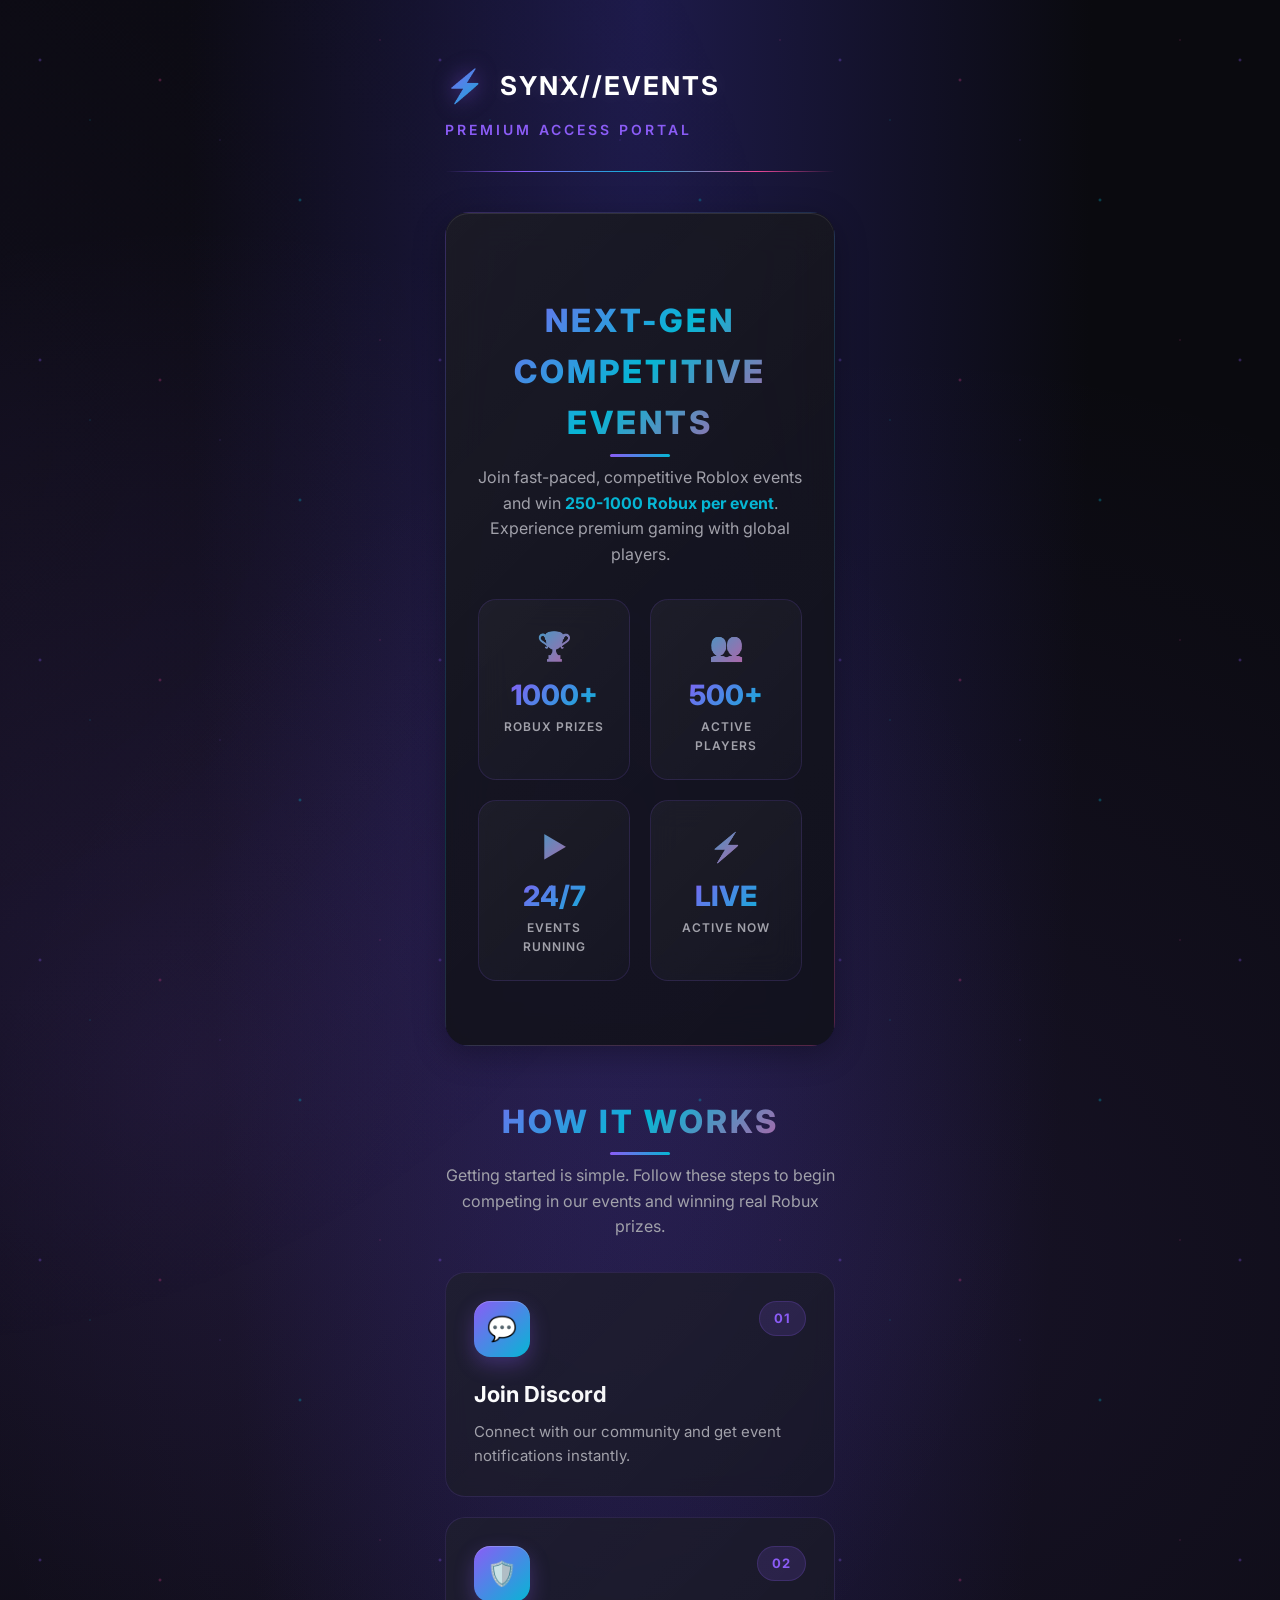
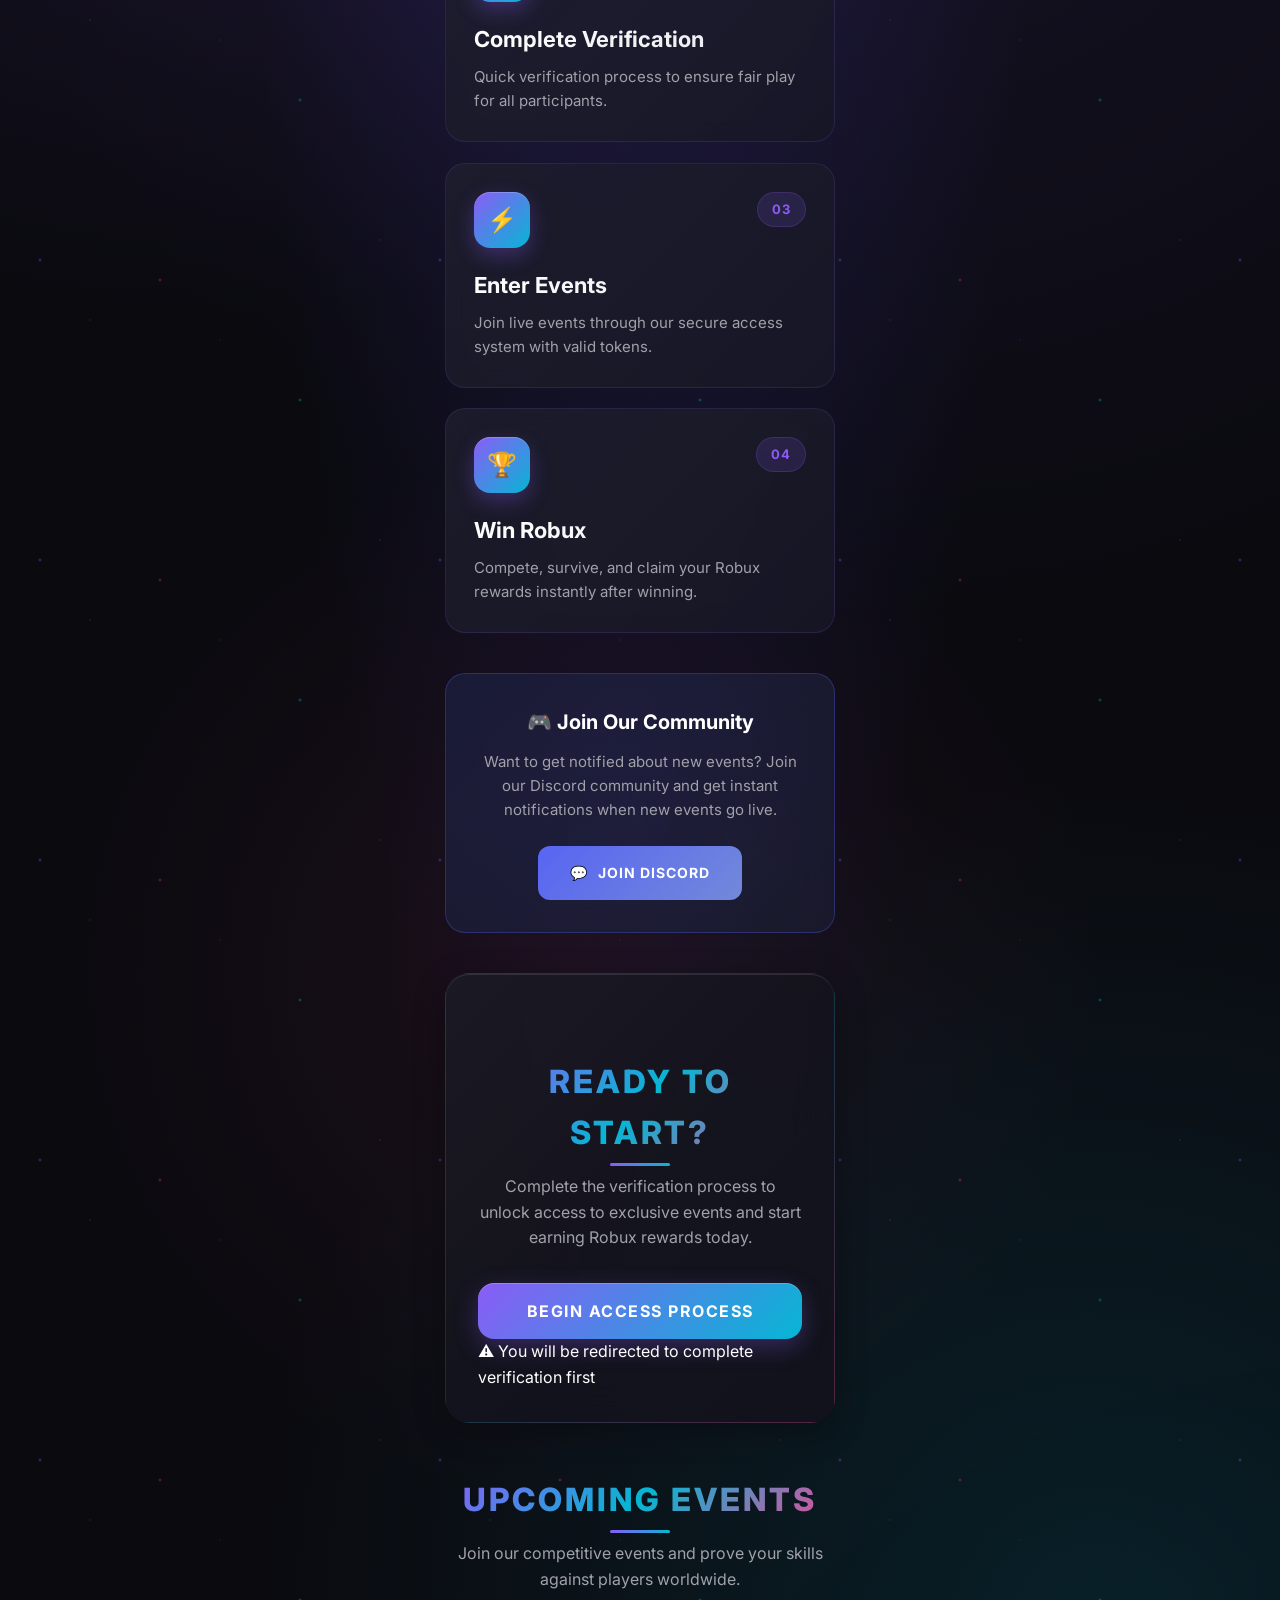
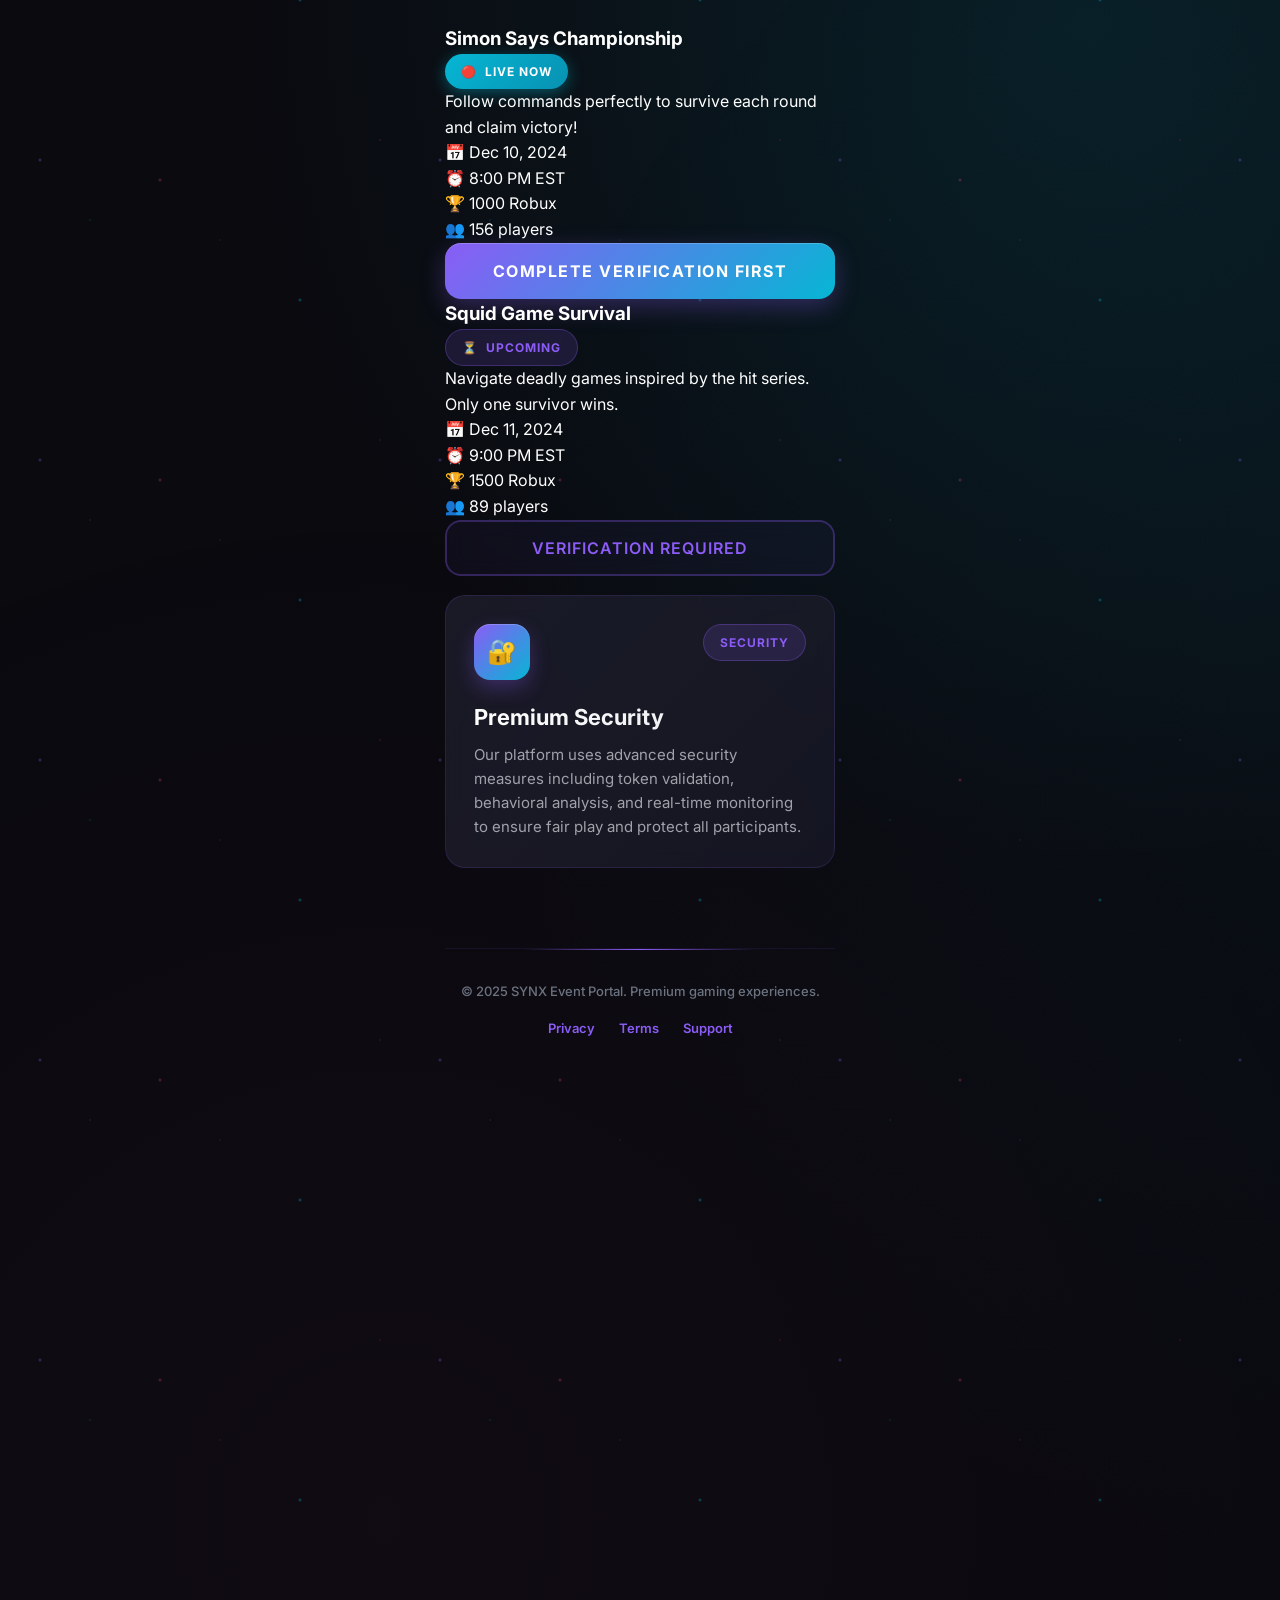
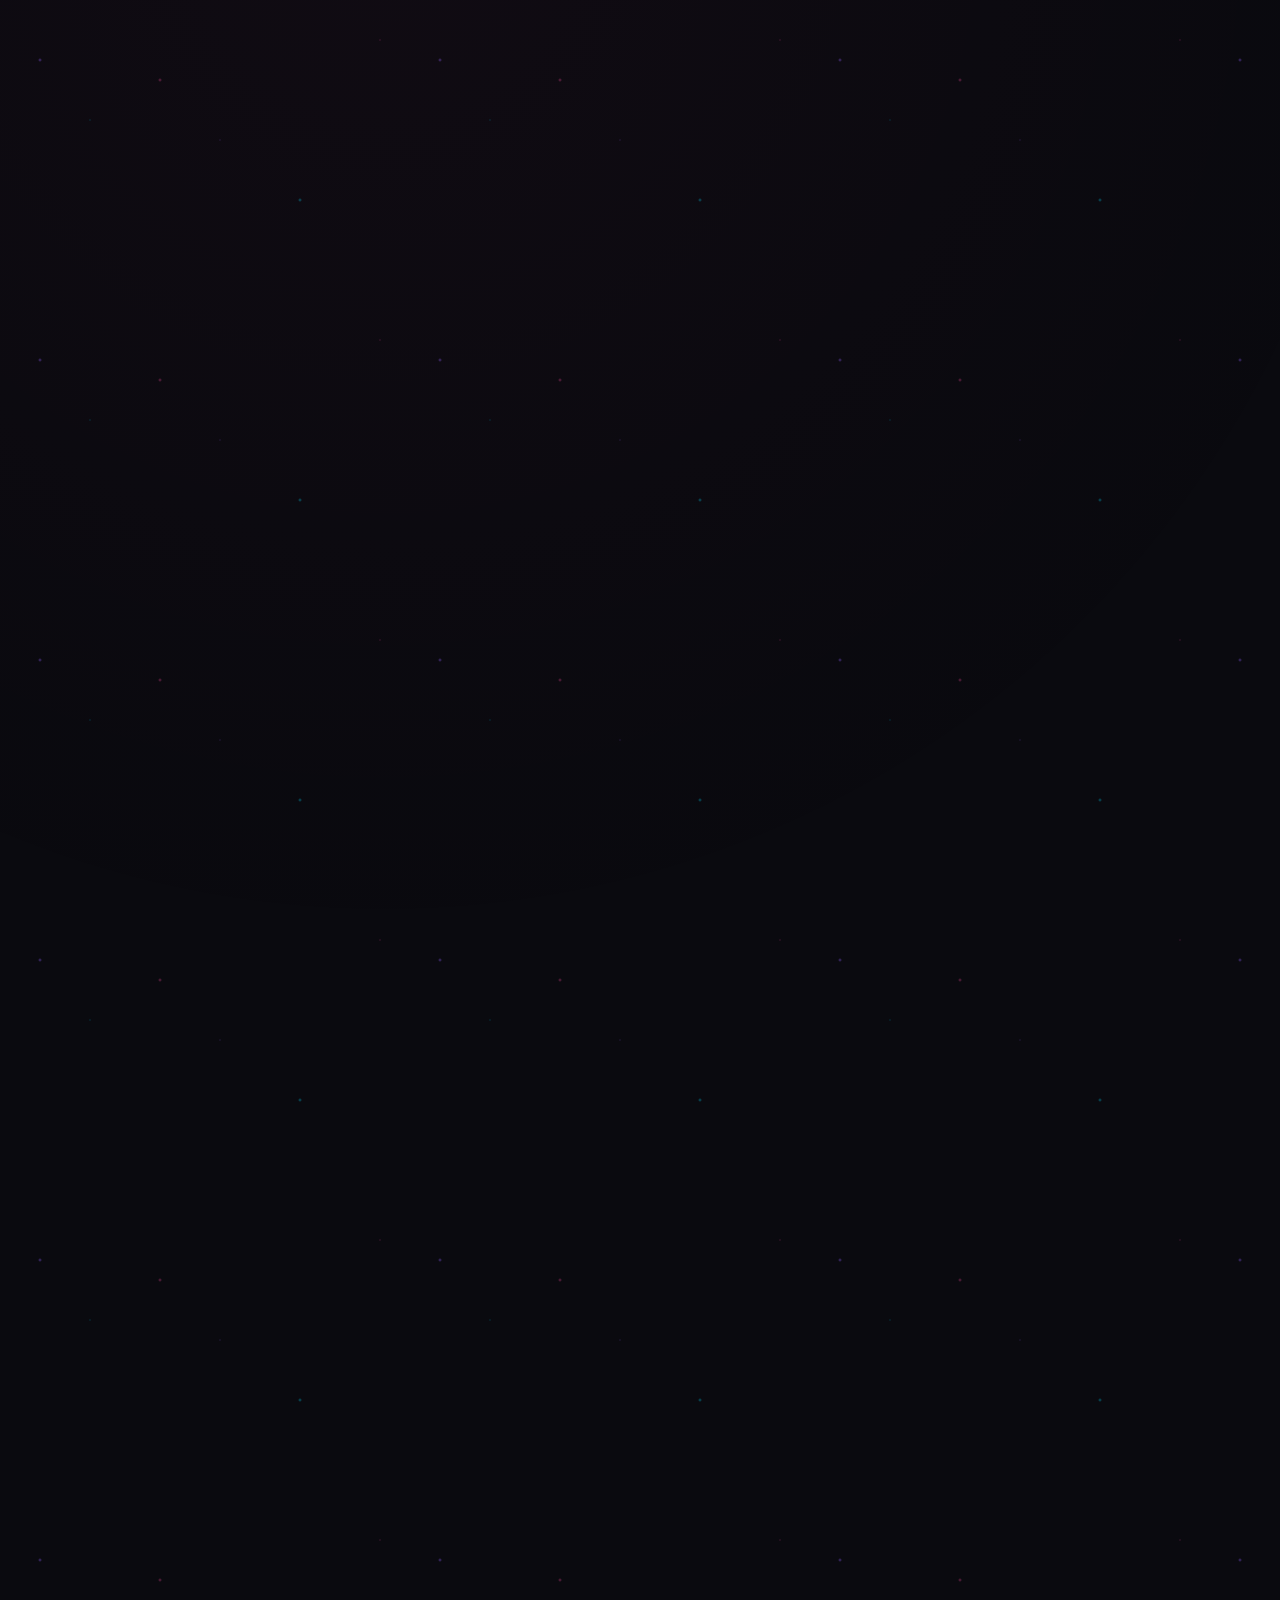
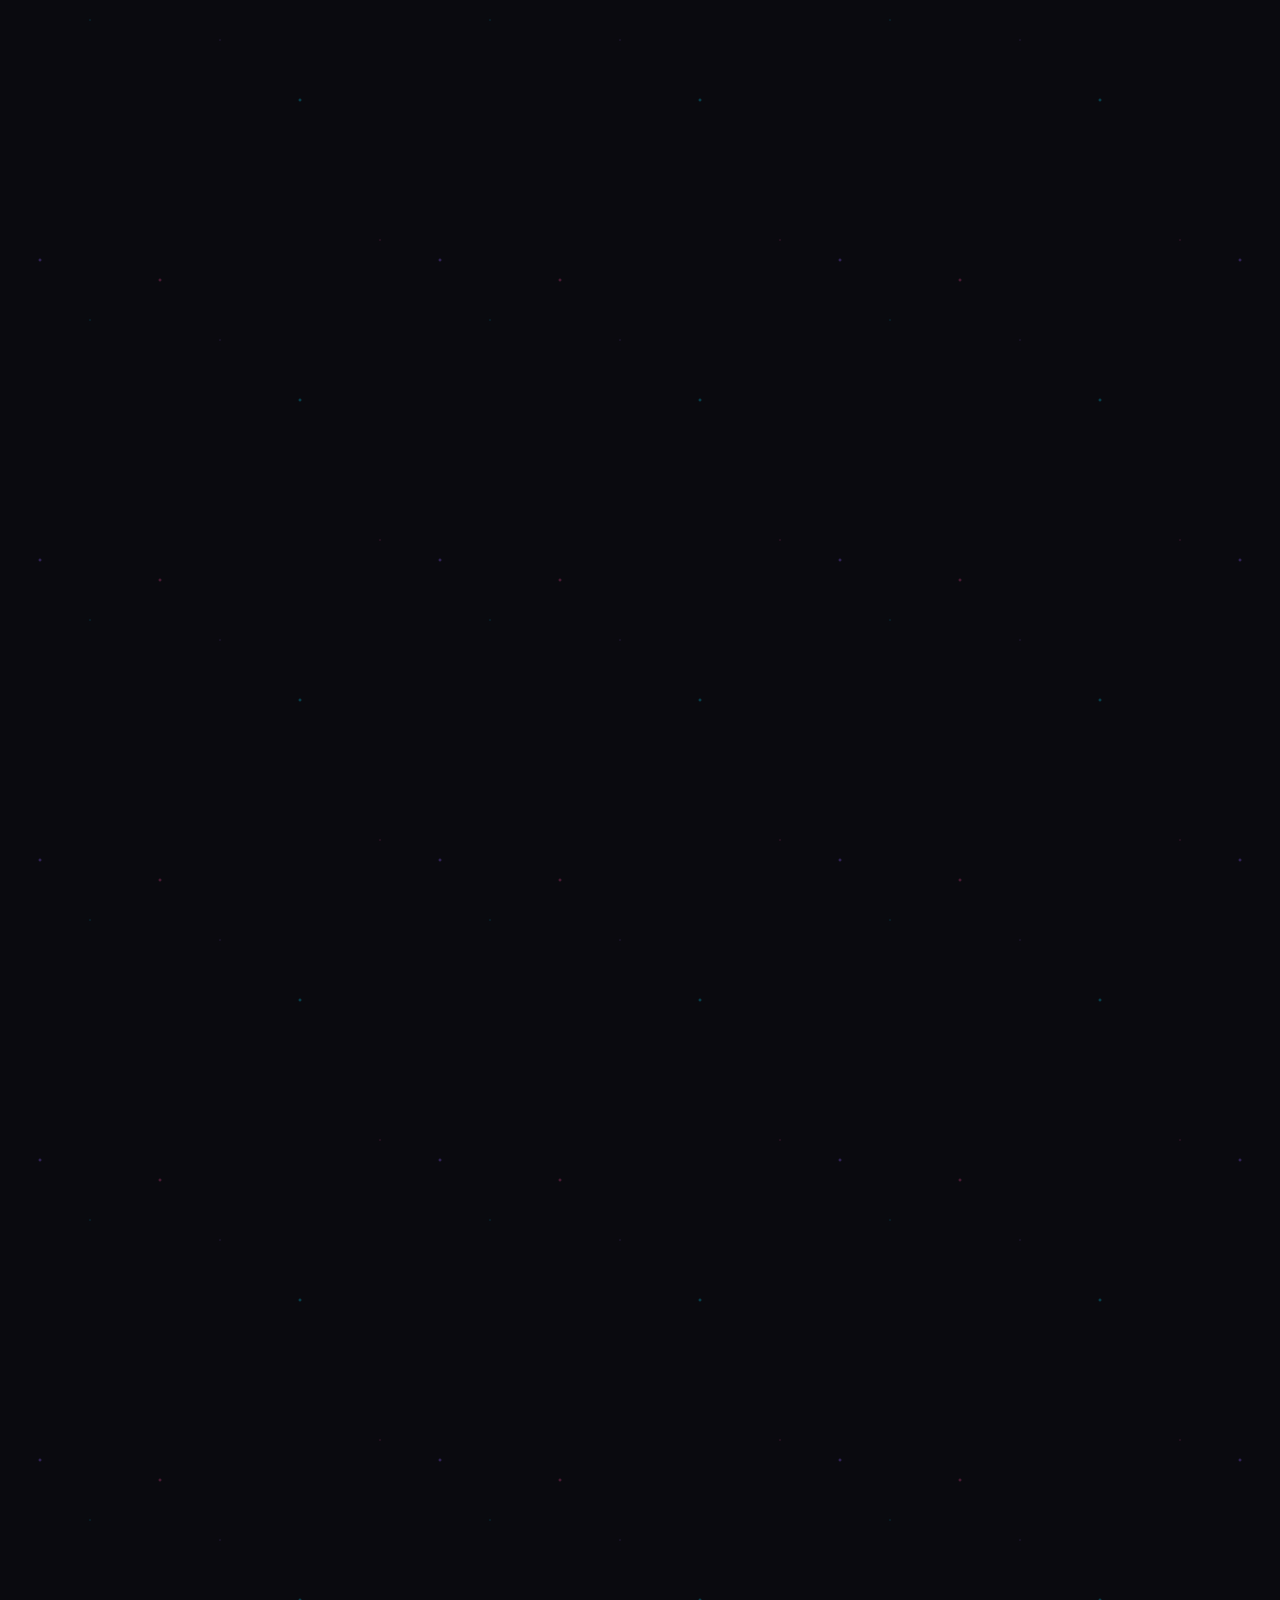
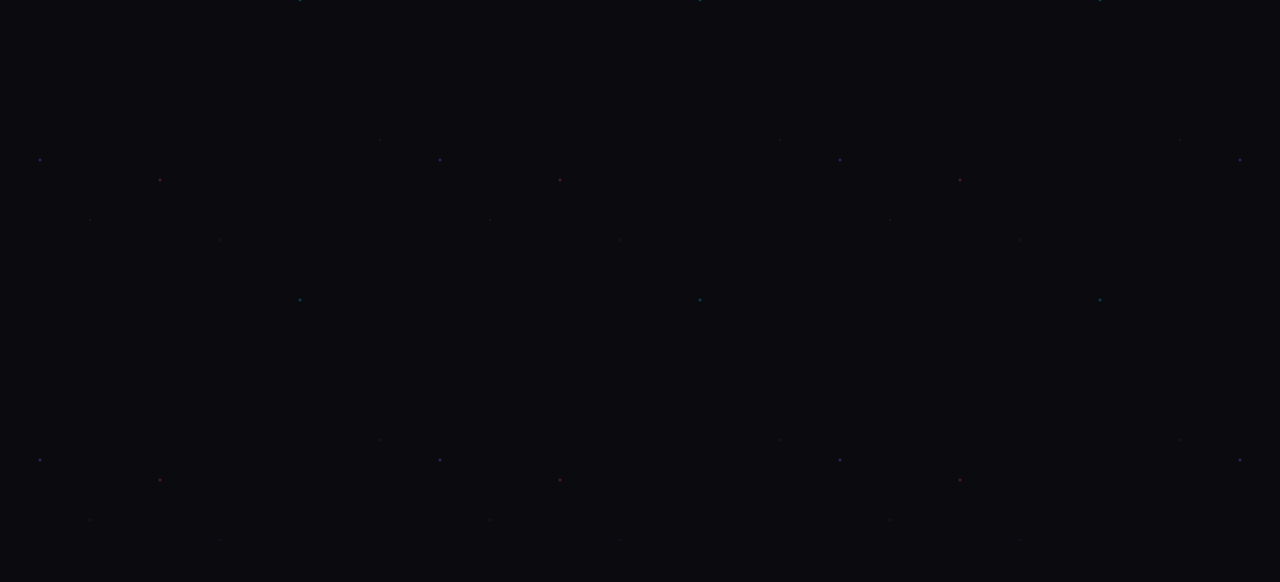
<file: index.html>
<!DOCTYPE html>
<html lang="en">
<head>
    <meta charset="UTF-8">
    <meta name="viewport" content="width=device-width, initial-scale=1.0">
    <title>SYNX//EVENTS - Premium Access Portal</title>
    <link rel="stylesheet" href="style.css">
    <link rel="preconnect" href="https://fonts.googleapis.com">
    <link rel="preconnect" href="https://fonts.gstatic.com" crossorigin>
    <link href="https://fonts.googleapis.com/css2?family=Inter:wght@300;400;500;600;700;800;900&display=swap" rel="stylesheet">
    <meta name="description" content="Premium Roblox event access portal with exclusive rewards">
    <meta name="robots" content="noindex, nofollow">
</head>
<body>
    <div class="starfield"></div>
    
    <div class="container">
        <header class="header">
            <div class="logo">
                <h1 class="title">SYNX//EVENTS</h1>
            </div>
            <div class="subtitle">Premium Access Portal</div>
        </header>

        <main class="main-content">
            <div class="access-card">
                <div class="section-header">
                    <h2 class="section-title">Next-Gen Competitive Events</h2>
                    <p class="section-description">
                        Join fast-paced, competitive Roblox events and win 
                        <span style="color: var(--primary-cyan); font-weight: 700;">250-1000 Robux per event</span>. 
                        Experience premium gaming with global players.
                    </p>
                </div>

                <div class="stats-grid">
                    <div class="stat-card">
                        <div class="stat-icon">🏆</div>
                        <span class="stat-number">1000+</span>
                        <div class="stat-label">Robux Prizes</div>
                    </div>
                    <div class="stat-card">
                        <div class="stat-icon">👥</div>
                        <span class="stat-number">500+</span>
                        <div class="stat-label">Active Players</div>
                    </div>
                    <div class="stat-card">
                        <div class="stat-icon">▶️</div>
                        <span class="stat-number">24/7</span>
                        <div class="stat-label">Events Running</div>
                    </div>
                    <div class="stat-card">
                        <div class="stat-icon">⚡</div>
                        <span class="stat-number">LIVE</span>
                        <div class="stat-label">Active Now</div>
                    </div>
                </div>
            </div>

            <div class="section-header">
                <h2 class="section-title">How It Works</h2>
                <p class="section-description">
                    Getting started is simple. Follow these steps to begin competing 
                    in our events and winning real Robux prizes.
                </p>
            </div>

            <div class="step-card">
                <div class="step-header">
                    <div class="step-icon">💬</div>
                    <div class="step-number">01</div>
                </div>
                <h3 class="step-title">Join Discord</h3>
                <p class="step-description">
                    Connect with our community and get event notifications instantly.
                </p>
            </div>

            <div class="step-card">
                <div class="step-header">
                    <div class="step-icon">🛡️</div>
                    <div class="step-number">02</div>
                </div>
                <h3 class="step-title">Complete Verification</h3>
                <p class="step-description">
                    Quick verification process to ensure fair play for all participants.
                </p>
            </div>

            <div class="step-card">
                <div class="step-header">
                    <div class="step-icon">⚡</div>
                    <div class="step-number">03</div>
                </div>
                <h3 class="step-title">Enter Events</h3>
                <p class="step-description">
                    Join live events through our secure access system with valid tokens.
                </p>
            </div>

            <div class="step-card">
                <div class="step-header">
                    <div class="step-icon">🏆</div>
                    <div class="step-number">04</div>
                </div>
                <h3 class="step-title">Win Robux</h3>
                <p class="step-description">
                    Compete, survive, and claim your Robux rewards instantly after winning.
                </p>
            </div>

            <div class="discord-section">
                <div class="discord-card">
                    <h3 class="discord-title">🎮 Join Our Community</h3>
                    <p class="discord-description">
                        Want to get notified about new events? Join our Discord community 
                        and get instant notifications when new events go live.
                    </p>
                    <a href="https://discord.gg/dyGvnnymbHj" class="discord-btn" target="_blank">
                        <span>💬</span>
                        <span>Join Discord</span>
                    </a>
                </div>
            </div>

            <div class="access-section">
                <div class="verification-card">
                    <div class="section-header">
                        <h2 class="section-title">Ready to Start?</h2>
                        <p class="section-description">
                            Complete the verification process to unlock access to exclusive events 
                            and start earning Robux rewards today.
                        </p>
                    </div>

                    <div class="action-section">
                        <button id="beginAccess" class="primary-btn">
                            <span>Begin Access Process</span>
                        </button>
                        <p class="warning">
                            ⚠️ You will be redirected to complete verification first
                        </p>
                    </div>
                </div>
            </div>

            <div class="upcoming-events" id="upcomingEvents">
                <div class="section-header">
                    <h2 class="section-title">Upcoming Events</h2>
                    <p class="section-description">
                        Join our competitive events and prove your skills against players worldwide.
                    </p>
                </div>

                <div class="event-card">
                    <div class="event-header">
                        <h3 class="event-title">Simon Says Championship</h3>
                        <div class="status-badge status-live">
                            <span>🔴</span>
                            <span>Live Now</span>
                        </div>
                    </div>
                    <p class="event-description">
                        Follow commands perfectly to survive each round and claim victory!
                    </p>
                    <div class="event-details">
                        <div class="detail-item">
                            <span class="detail-icon">📅</span>
                            <span class="detail-value">Dec 10, 2024</span>
                        </div>
                        <div class="detail-item">
                            <span class="detail-icon">⏰</span>
                            <span class="detail-value">8:00 PM EST</span>
                        </div>
                        <div class="detail-item">
                            <span class="detail-icon">🏆</span>
                            <span class="detail-value">1000 Robux</span>
                        </div>
                        <div class="detail-item">
                            <span class="detail-icon">👥</span>
                            <span class="detail-value">156 players</span>
                        </div>
                    </div>
                    <button class="primary-btn" disabled>
                        <span>Complete Verification First</span>
                    </button>
                </div>

                <div class="event-card">
                    <div class="event-header">
                        <h3 class="event-title">Squid Game Survival</h3>
                        <div class="status-badge status-upcoming">
                            <span>⏳</span>
                            <span>Upcoming</span>
                        </div>
                    </div>
                    <p class="event-description">
                        Navigate deadly games inspired by the hit series. Only one survivor wins.
                    </p>
                    <div class="event-details">
                        <div class="detail-item">
                            <span class="detail-icon">📅</span>
                            <span class="detail-value">Dec 11, 2024</span>
                        </div>
                        <div class="detail-item">
                            <span class="detail-icon">⏰</span>
                            <span class="detail-value">9:00 PM EST</span>
                        </div>
                        <div class="detail-item">
                            <span class="detail-icon">🏆</span>
                            <span class="detail-value">1500 Robux</span>
                        </div>
                        <div class="detail-item">
                            <span class="detail-icon">👥</span>
                            <span class="detail-value">89 players</span>
                        </div>
                    </div>
                    <button class="secondary-btn" disabled>
                        <span>Verification Required</span>
                    </button>
                </div>
            </div>

            <div class="security-notice">
                <div class="step-card">
                    <div class="step-header">
                        <div class="step-icon">🔐</div>
                        <div class="status-badge status-upcoming">Security</div>
                    </div>
                    <h3 class="step-title">Premium Security</h3>
                    <p class="step-description">
                        Our platform uses advanced security measures including token validation, 
                        behavioral analysis, and real-time monitoring to ensure fair play and protect all participants.
                    </p>
                </div>
            </div>
        </main>

        <footer class="footer">
            <div class="footer-content">
                <p class="footer-text">&copy; 2025 SYNX Event Portal. Premium gaming experiences.</p>
                <div class="footer-links">
                    <a href="#" class="footer-link">Privacy</a>
                    <a href="#" class="footer-link">Terms</a>
                    <a href="https://discord.gg/dyGvnnymbHj" class="footer-link" target="_blank">Support</a>
                </div>
            </div>
        </footer>
    </div>

    <script src="script.js"></script>
</body>
</html>
</file>
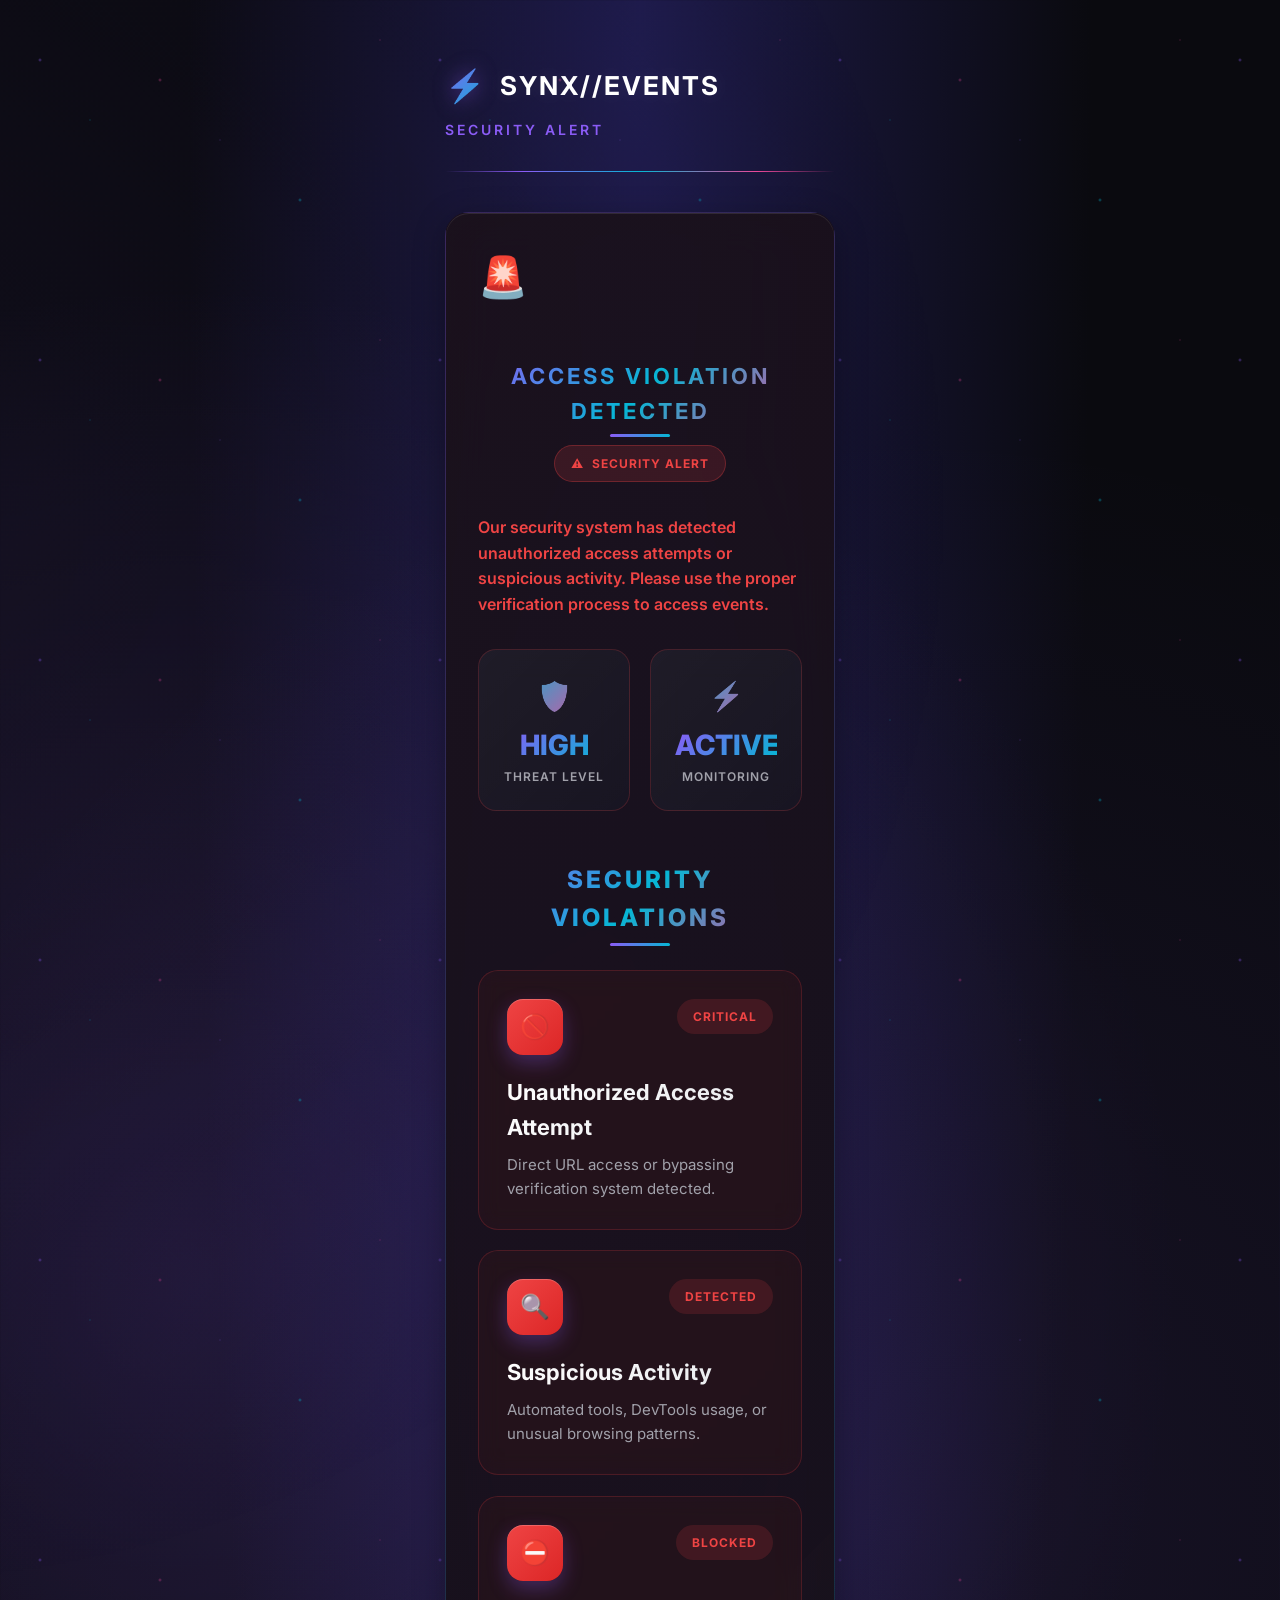
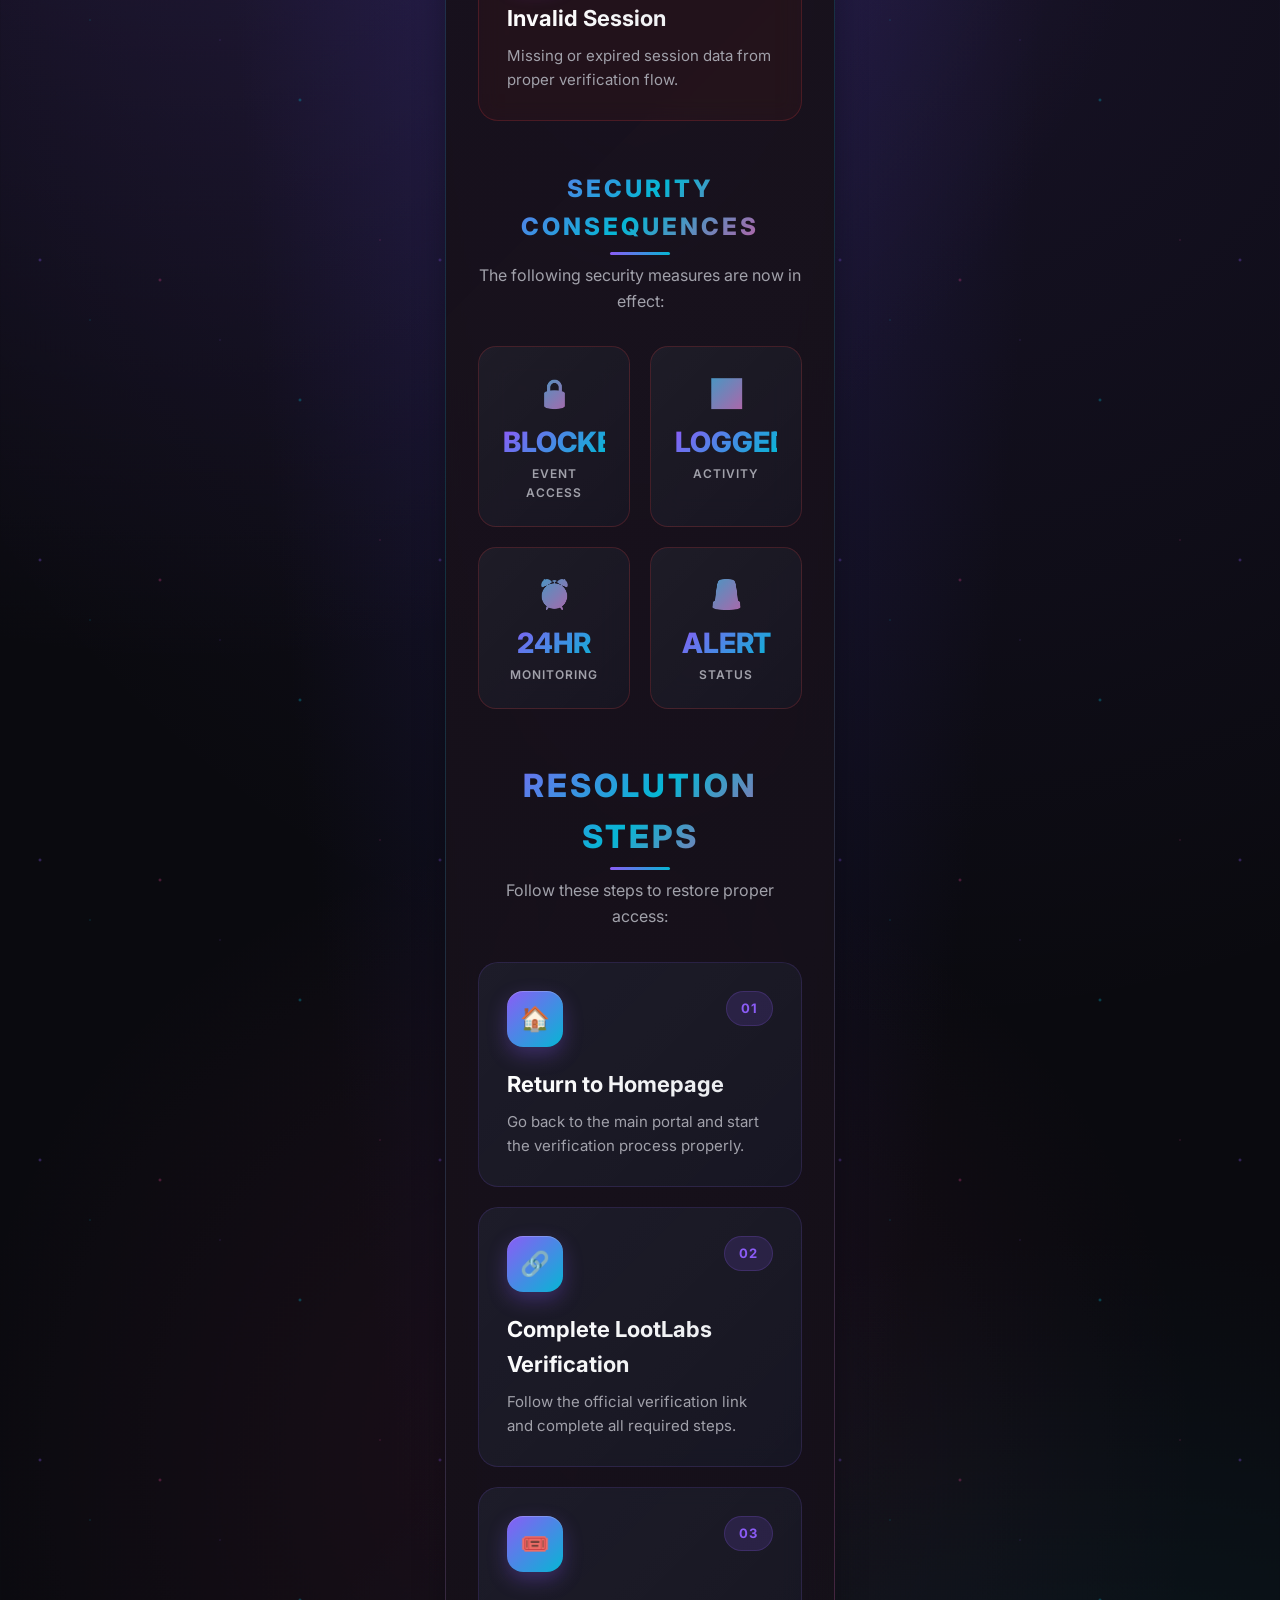
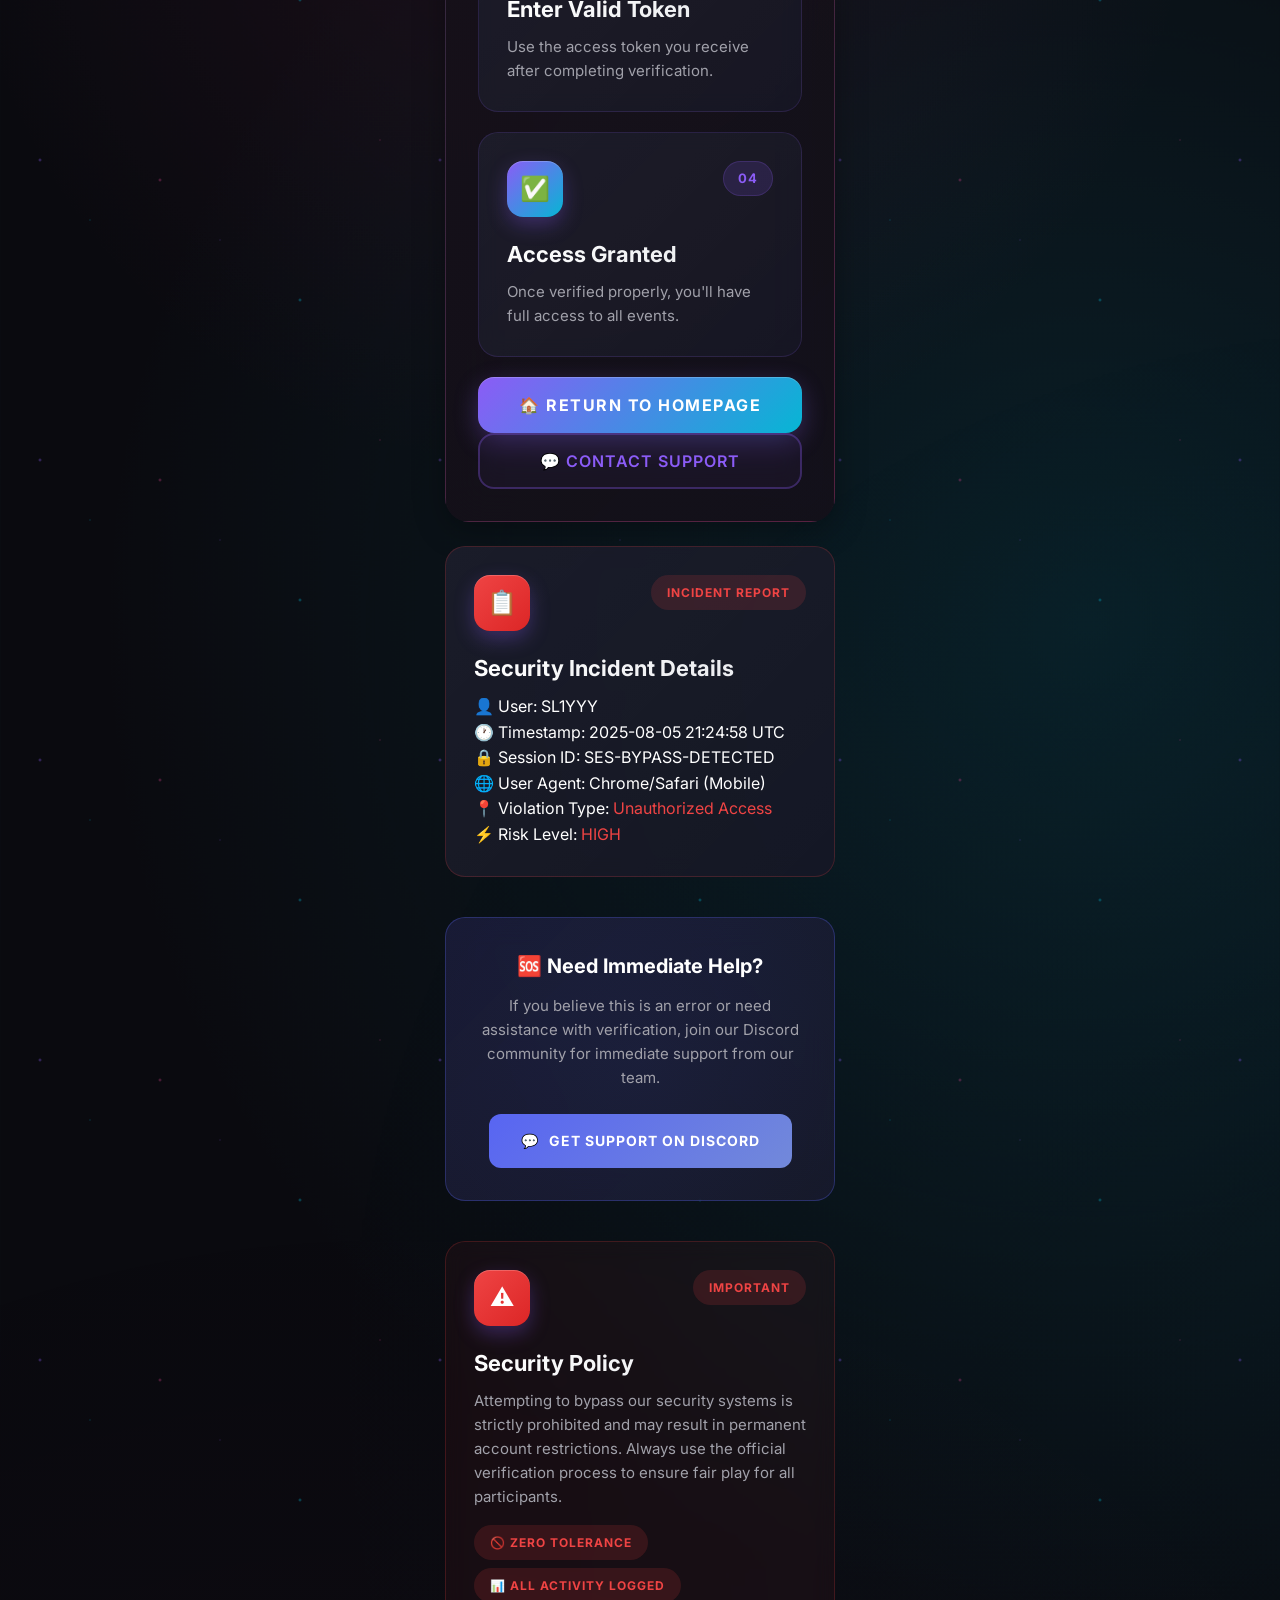
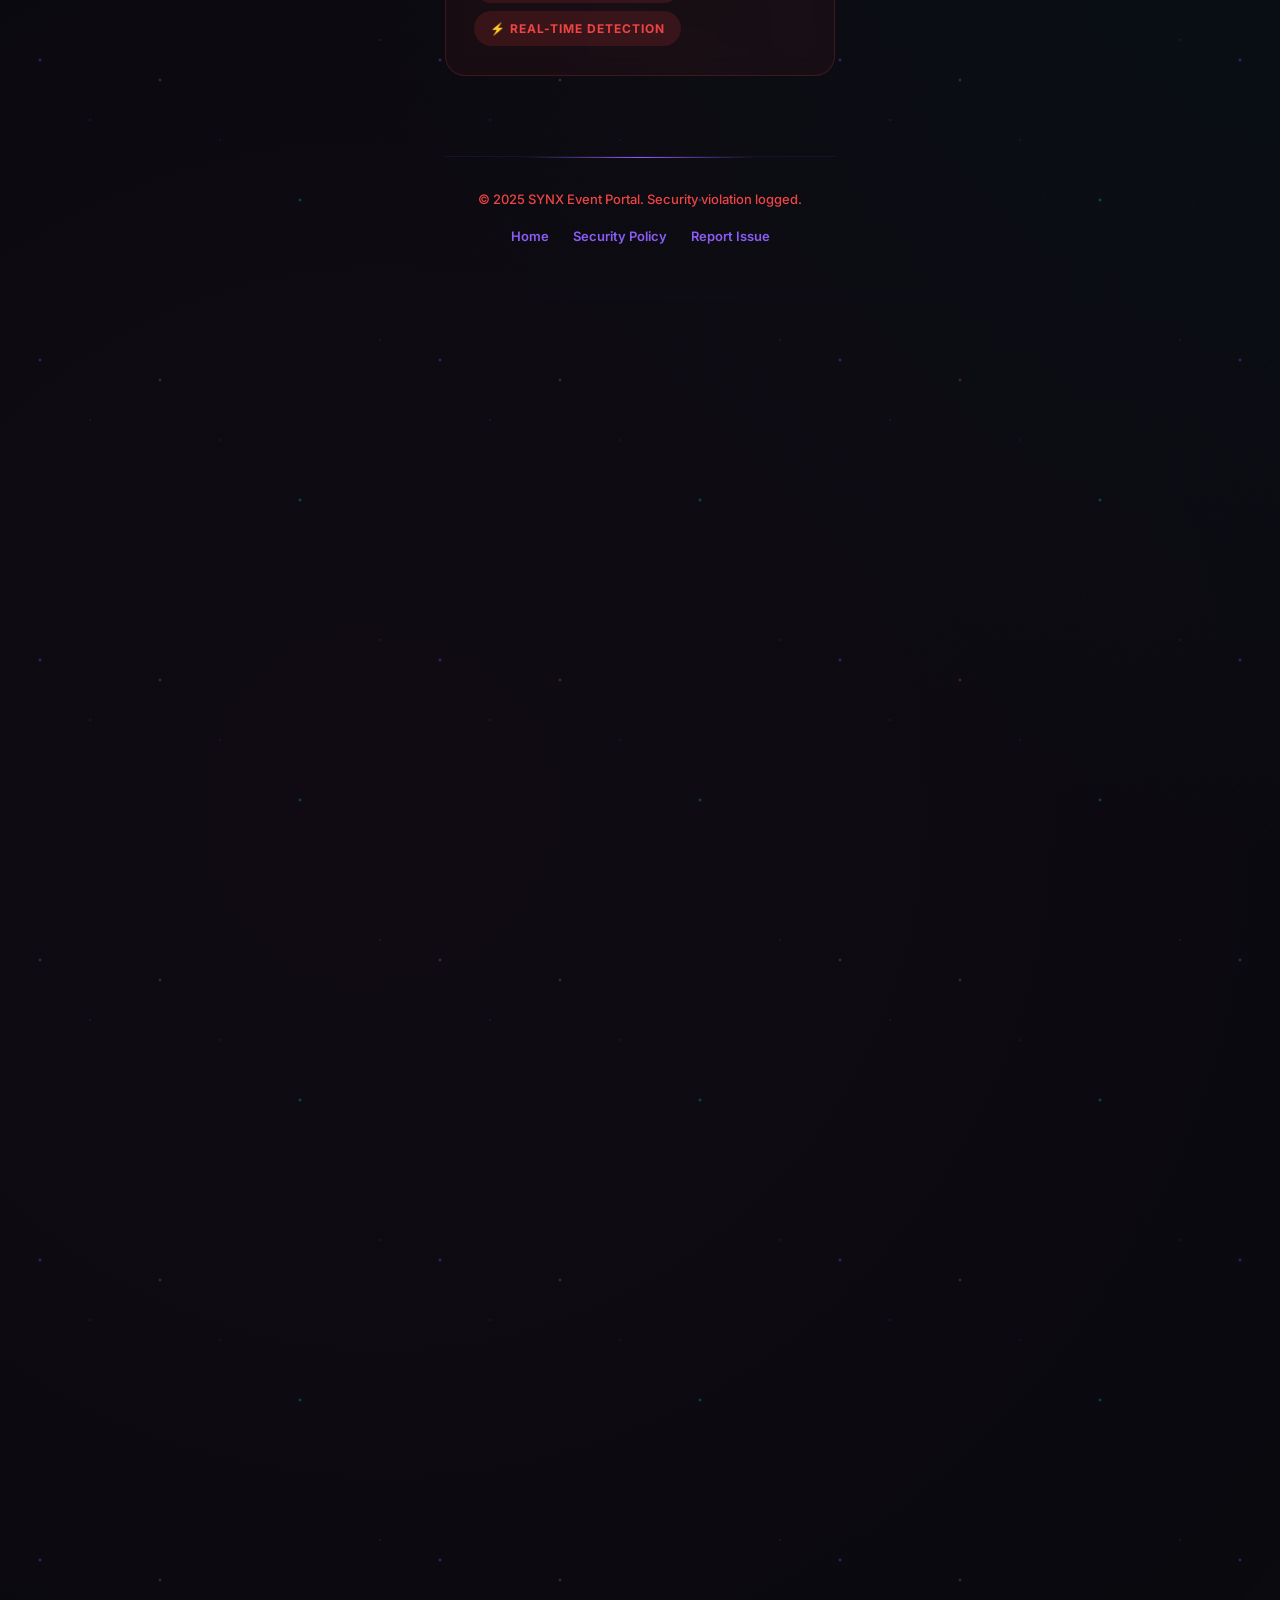
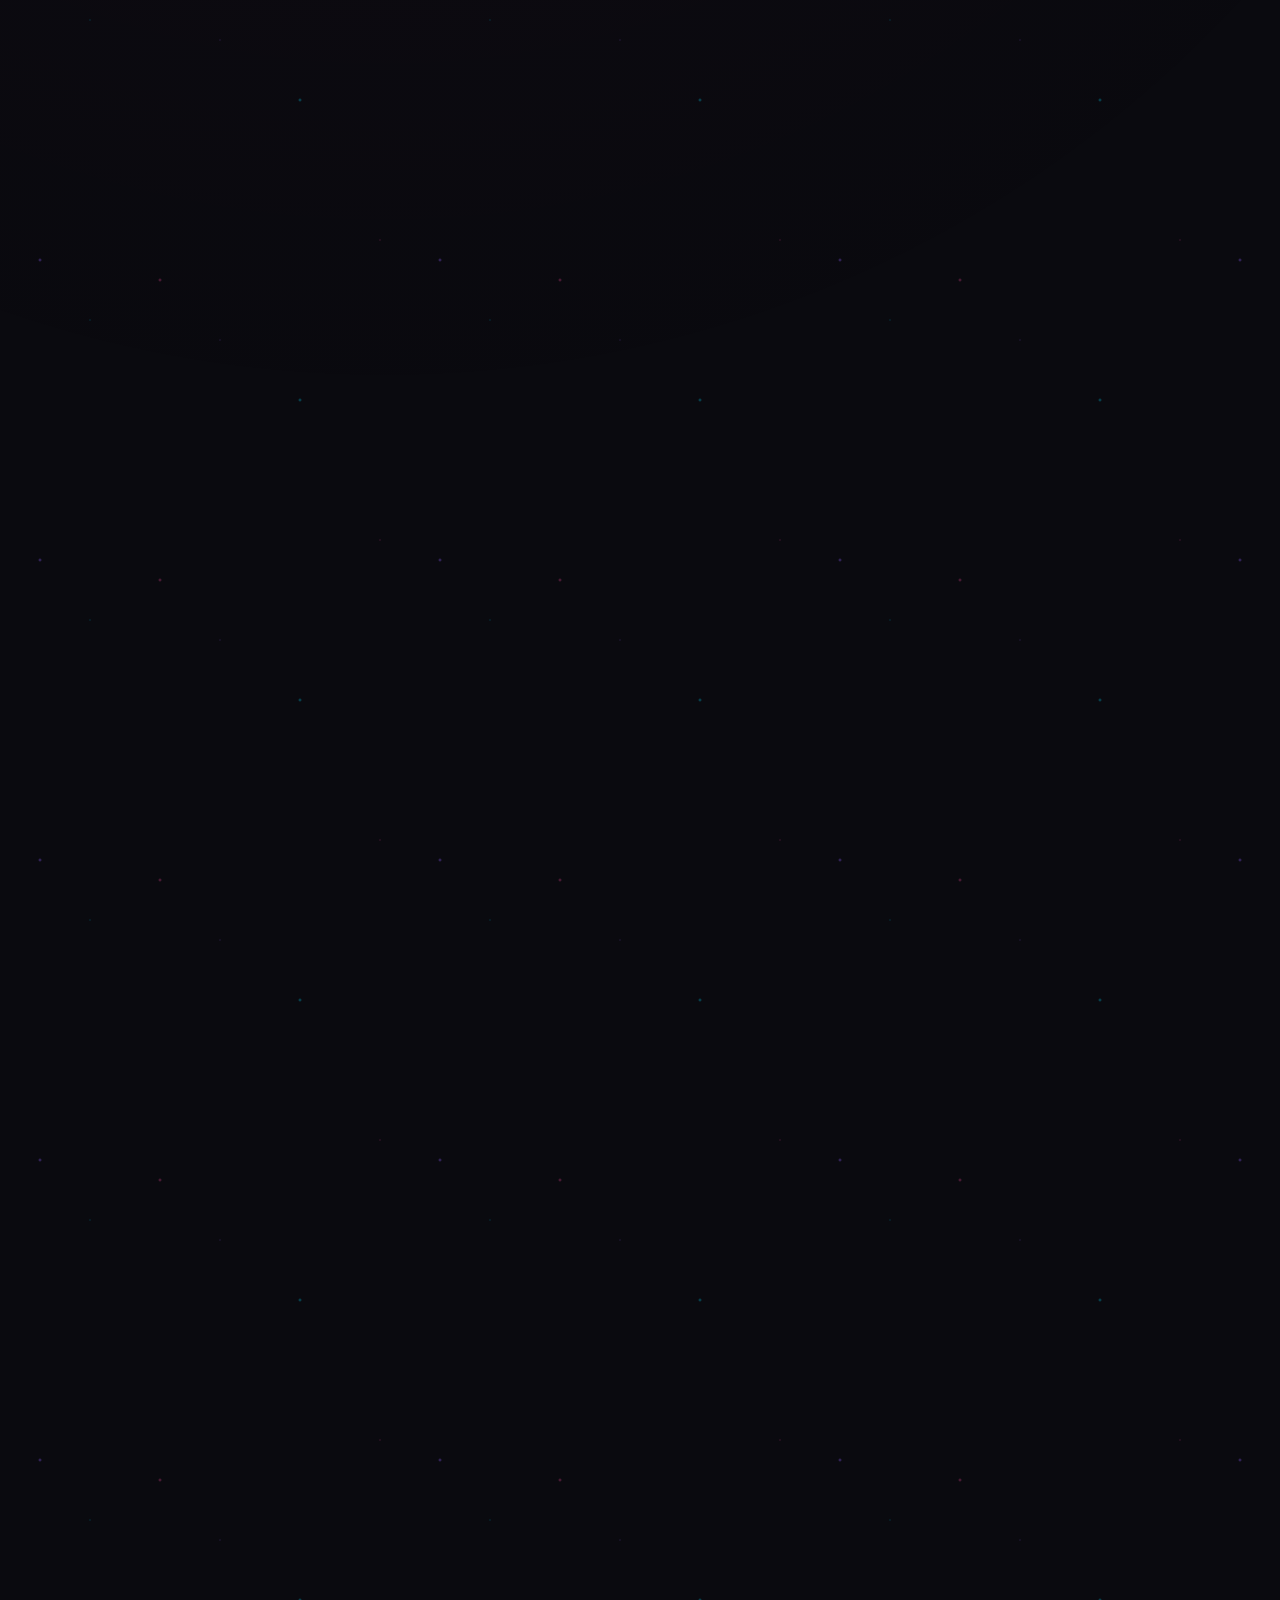
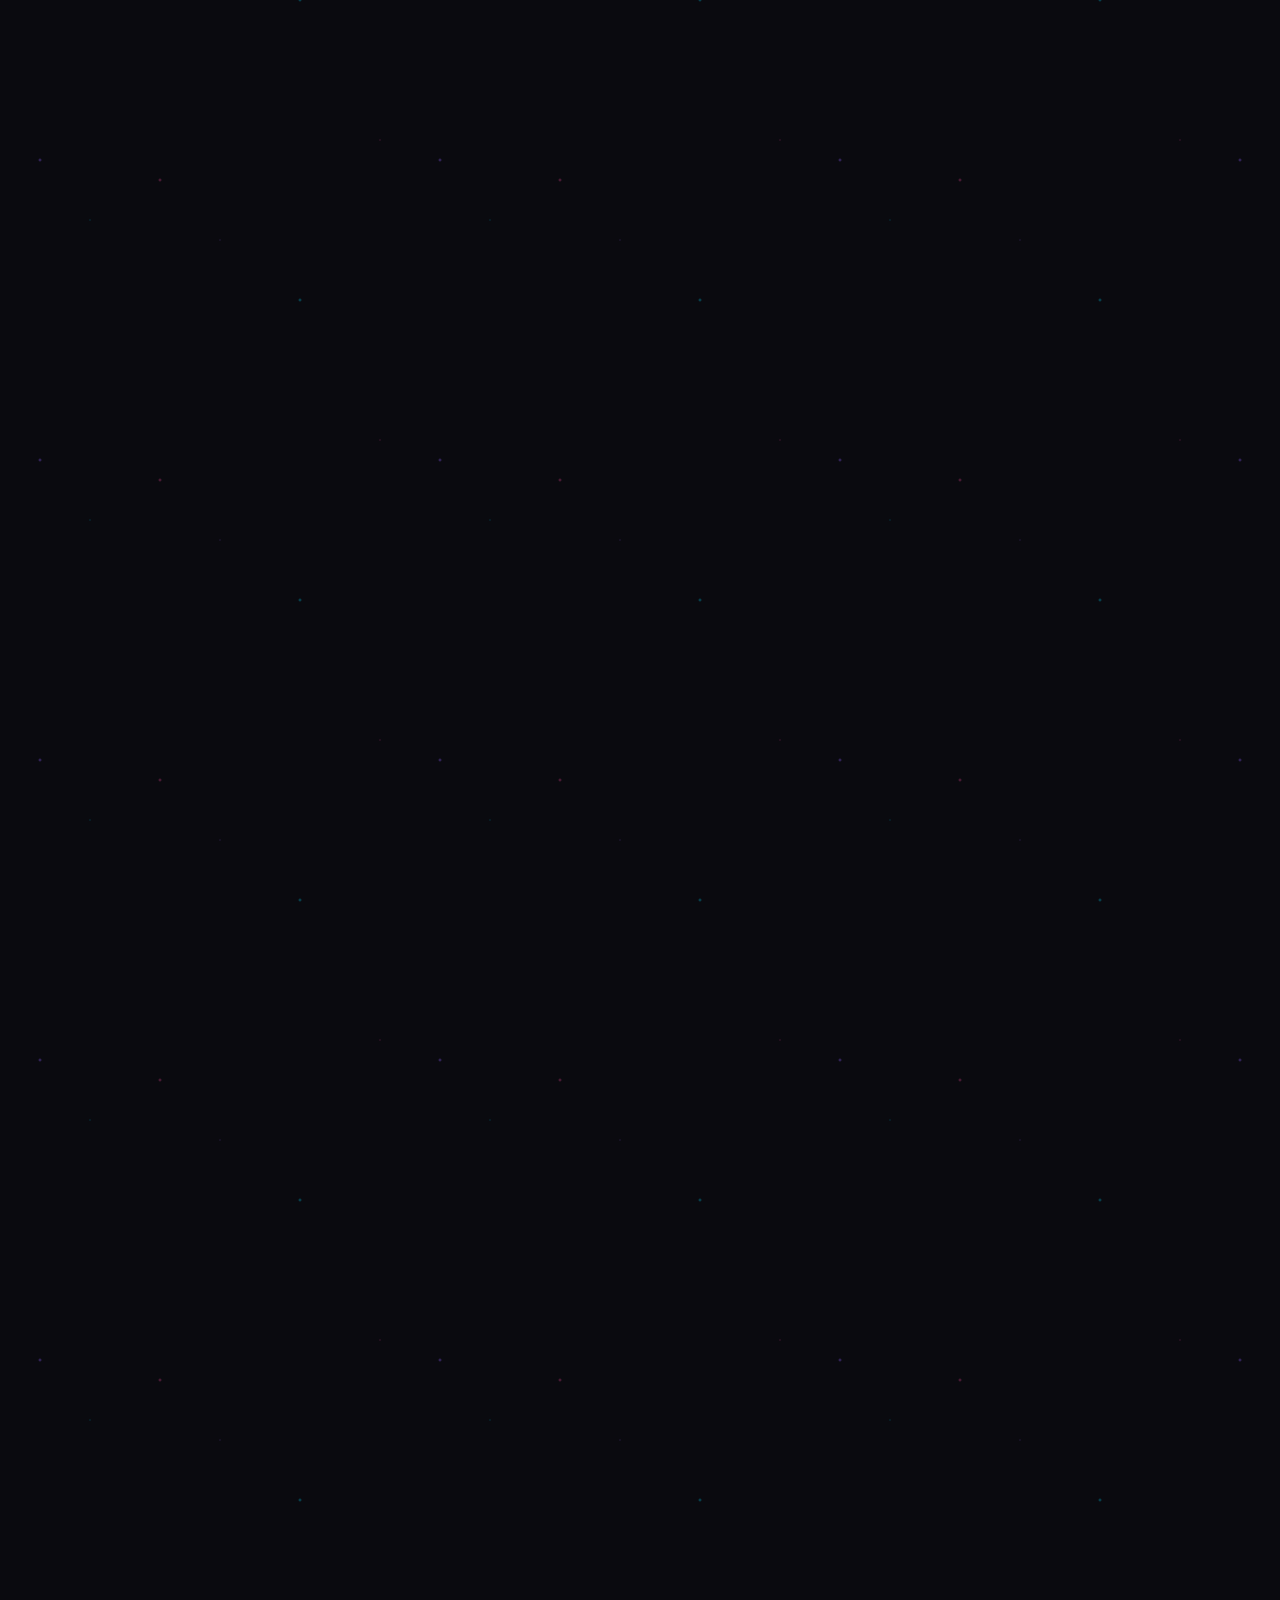
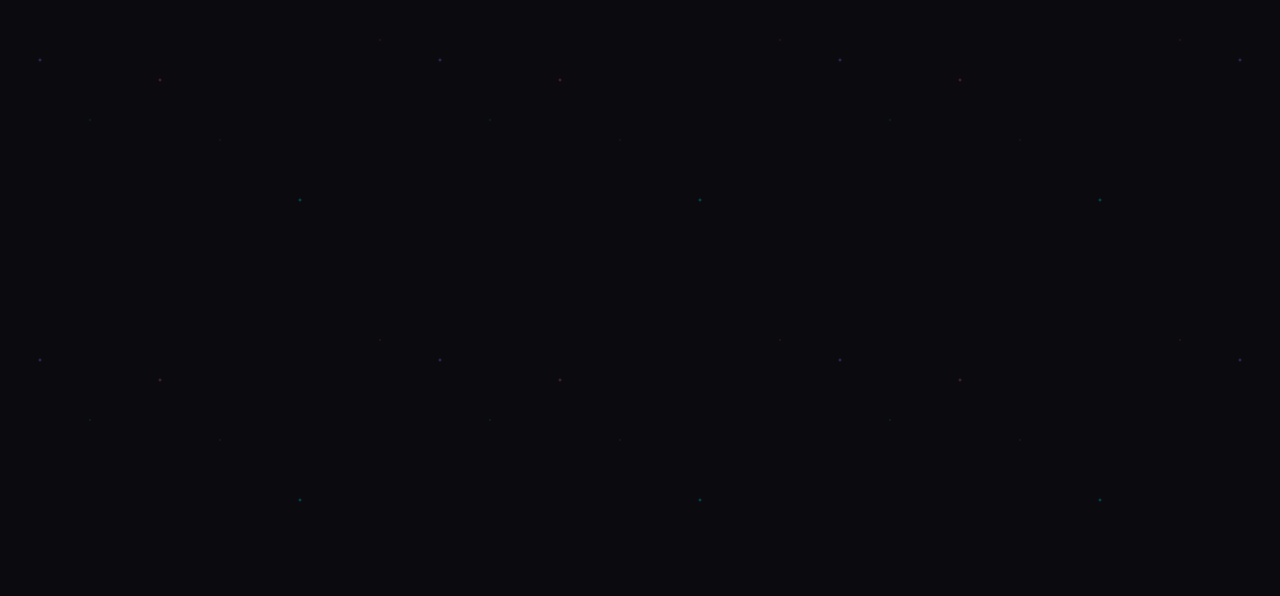
<file: bypass.html>
<!DOCTYPE html>
<html lang="en">
<head>
    <meta charset="UTF-8">
    <meta name="viewport" content="width=device-width, initial-scale=1.0">
    <title>SYNX//EVENTS - Security Alert</title>
    <link rel="stylesheet" href="style.css">
    <link rel="preconnect" href="https://fonts.googleapis.com">
    <link rel="preconnect" href="https://fonts.gstatic.com" crossorigin>
    <link href="https://fonts.googleapis.com/css2?family=Inter:wght@300;400;500;600;700;800;900&display=swap" rel="stylesheet">
    <meta name="description" content="Security violation detected - Please use proper access methods">
    <meta name="robots" content="noindex, nofollow">
</head>
<body>
    <div class="starfield"></div>
    
    <div class="container">
        <header class="header">
            <div class="logo">
                <h1 class="title">SYNX//EVENTS</h1>
            </div>
            <div class="subtitle">Security Alert</div>
        </header>

        <main class="main-content">
            <div class="warning-card">
                <div class="warning-section">
                    <div class="warning-icon">🚨</div>
                    
                    <div class="section-header">
                        <h2 class="section-title warning-title">Access Violation Detected</h2>
                        <div class="status-badge" style="background: rgba(239, 68, 68, 0.15); color: var(--error-red); border: 1px solid rgba(239, 68, 68, 0.3);">
                            <span>⚠️</span>
                            <span>Security Alert</span>
                        </div>
                    </div>

                    <p class="section-description" style="color: var(--error-red); font-weight: 600;">
                        Our security system has detected unauthorized access attempts or suspicious activity. 
                        Please use the proper verification process to access events.
                    </p>
                </div>

                <div class="stats-grid">
                    <div class="stat-card" style="border-color: rgba(239, 68, 68, 0.2);">
                        <div class="stat-icon" style="color: var(--error-red);">🛡️</div>
                        <span class="stat-number" style="color: var(--error-red);">HIGH</span>
                        <div class="stat-label">Threat Level</div>
                    </div>
                    <div class="stat-card" style="border-color: rgba(239, 68, 68, 0.2);">
                        <div class="stat-icon" style="color: var(--error-red);">⚡</div>
                        <span class="stat-number" style="color: var(--error-red);">ACTIVE</span>
                        <div class="stat-label">Monitoring</div>
                    </div>
                </div>

                <div class="violation-details">
                    <div class="section-header">
                        <h3 class="section-title" style="font-size: 24px;">Security Violations</h3>
                    </div>

                    <div class="violation-list">
                        <div class="step-card" style="border-color: rgba(239, 68, 68, 0.2); background: rgba(239, 68, 68, 0.05);">
                            <div class="step-header">
                                <div class="step-icon" style="background: linear-gradient(135deg, var(--error-red), #dc2626); color: white;">🚫</div>
                                <div class="status-badge" style="background: rgba(239, 68, 68, 0.15); color: var(--error-red);">Critical</div>
                            </div>
                            <h4 class="step-title" style="color: var(--error-red);">Unauthorized Access Attempt</h4>
                            <p class="step-description">
                                Direct URL access or bypassing verification system detected.
                            </p>
                        </div>

                        <div class="step-card" style="border-color: rgba(239, 68, 68, 0.2); background: rgba(239, 68, 68, 0.05);">
                            <div class="step-header">
                                <div class="step-icon" style="background: linear-gradient(135deg, var(--error-red), #dc2626); color: white;">🔍</div>
                                <div class="status-badge" style="background: rgba(239, 68, 68, 0.15); color: var(--error-red);">Detected</div>
                            </div>
                            <h4 class="step-title" style="color: var(--error-red);">Suspicious Activity</h4>
                            <p class="step-description">
                                Automated tools, DevTools usage, or unusual browsing patterns.
                            </p>
                        </div>

                        <div class="step-card" style="border-color: rgba(239, 68, 68, 0.2); background: rgba(239, 68, 68, 0.05);">
                            <div class="step-header">
                                <div class="step-icon" style="background: linear-gradient(135deg, var(--error-red), #dc2626); color: white;">⛔</div>
                                <div class="status-badge" style="background: rgba(239, 68, 68, 0.15); color: var(--error-red);">Blocked</div>
                            </div>
                            <h4 class="step-title" style="color: var(--error-red);">Invalid Session</h4>
                            <p class="step-description">
                                Missing or expired session data from proper verification flow.
                            </p>
                        </div>
                    </div>
                </div>

                <div class="consequences-section">
                    <div class="section-header">
                        <h3 class="section-title" style="font-size: 24px;">Security Consequences</h3>
                        <p class="section-description">
                            The following security measures are now in effect:
                        </p>
                    </div>

                    <div class="stats-grid">
                        <div class="stat-card" style="border-color: rgba(239, 68, 68, 0.2);">
                            <div class="stat-icon" style="color: var(--error-red);">🔒</div>
                            <span class="stat-number" style="color: var(--error-red);">BLOCKED</span>
                            <div class="stat-label">Event Access</div>
                        </div>
                        <div class="stat-card" style="border-color: rgba(239, 68, 68, 0.2);">
                            <div class="stat-icon" style="color: var(--error-red);">📊</div>
                            <span class="stat-number" style="color: var(--error-red);">LOGGED</span>
                            <div class="stat-label">Activity</div>
                        </div>
                        <div class="stat-card" style="border-color: rgba(239, 68, 68, 0.2);">
                            <div class="stat-icon" style="color: var(--error-red);">⏰</div>
                            <span class="stat-number" style="color: var(--error-red);">24HR</span>
                            <div class="stat-label">Monitoring</div>
                        </div>
                        <div class="stat-card" style="border-color: rgba(239, 68, 68, 0.2);">
                            <div class="stat-icon" style="color: var(--error-red);">🚨</div>
                            <span class="stat-number" style="color: var(--error-red);">ALERT</span>
                            <div class="stat-label">Status</div>
                        </div>
                    </div>
                </div>

                <div class="resolution-steps">
                    <div class="section-header">
                        <h3 class="section-title">Resolution Steps</h3>
                        <p class="section-description">
                            Follow these steps to restore proper access:
                        </p>
                    </div>

                    <div class="step-card">
                        <div class="step-header">
                            <div class="step-icon">🏠</div>
                            <div class="step-number">01</div>
                        </div>
                        <h4 class="step-title">Return to Homepage</h4>
                        <p class="step-description">
                            Go back to the main portal and start the verification process properly.
                        </p>
                    </div>

                    <div class="step-card">
                        <div class="step-header">
                            <div class="step-icon">🔗</div>
                            <div class="step-number">02</div>
                        </div>
                        <h4 class="step-title">Complete LootLabs Verification</h4>
                        <p class="step-description">
                            Follow the official verification link and complete all required steps.
                        </p>
                    </div>

                    <div class="step-card">
                        <div class="step-header">
                            <div class="step-icon">🎟️</div>
                            <div class="step-number">03</div>
                        </div>
                        <h4 class="step-title">Enter Valid Token</h4>
                        <p class="step-description">
                            Use the access token you receive after completing verification.
                        </p>
                    </div>

                    <div class="step-card">
                        <div class="step-header">
                            <div class="step-icon">✅</div>
                            <div class="step-number">04</div>
                        </div>
                        <h4 class="step-title">Access Granted</h4>
                        <p class="step-description">
                            Once verified properly, you'll have full access to all events.
                        </p>
                    </div>
                </div>

                <div class="action-section">
                    <button id="goHome" class="primary-btn">
                        <span>🏠 Return to Homepage</span>
                    </button>
                    <button id="contactSupport" class="secondary-btn">
                        <span>💬 Contact Support</span>
                    </button>
                </div>
            </div>

            <!-- Session Information -->
            <div class="session-info">
                <div class="step-card" style="border-color: rgba(239, 68, 68, 0.2);">
                    <div class="step-header">
                        <div class="step-icon" style="background: linear-gradient(135deg, var(--error-red), #dc2626); color: white;">📋</div>
                        <div class="status-badge" style="background: rgba(239, 68, 68, 0.15); color: var(--error-red);">Incident Report</div>
                    </div>
                    <h4 class="step-title" style="color: var(--error-red);">Security Incident Details</h4>
                    
                    <div class="session-details">
                        <div class="event-details">
                            <div class="detail-item">
                                <span class="detail-icon">👤</span>
                                <span class="detail-label">User:</span>
                                <span class="detail-value" id="userLogin">SL1YYY</span>
                            </div>
                            <div class="detail-item">
                                <span class="detail-icon">🕐</span>
                                <span class="detail-label">Timestamp:</span>
                                <span class="detail-value" id="timestamp">2025-08-05 21:24:58 UTC</span>
                            </div>
                            <div class="detail-item">
                                <span class="detail-icon">🔒</span>
                                <span class="detail-label">Session ID:</span>
                                <span class="detail-value" id="sessionId">SES-BYPASS-DETECTED</span>
                            </div>
                            <div class="detail-item">
                                <span class="detail-icon">🌐</span>
                                <span class="detail-label">User Agent:</span>
                                <span class="detail-value" id="userAgent">Chrome/Safari (Mobile)</span>
                            </div>
                            <div class="detail-item">
                                <span class="detail-icon">📍</span>
                                <span class="detail-label">Violation Type:</span>
                                <span class="detail-value" style="color: var(--error-red);">Unauthorized Access</span>
                            </div>
                            <div class="detail-item">
                                <span class="detail-icon">⚡</span>
                                <span class="detail-label">Risk Level:</span>
                                <span class="detail-value" style="color: var(--error-red);">HIGH</span>
                            </div>
                        </div>
                    </div>
                </div>
            </div>

            <!-- Discord Support -->
            <div class="discord-section">
                <div class="discord-card">
                    <h3 class="discord-title">🆘 Need Immediate Help?</h3>
                    <p class="discord-description">
                        If you believe this is an error or need assistance with verification, 
                        join our Discord community for immediate support from our team.
                    </p>
                    <a href="https://discord.gg/dyGvnnymbHj" class="discord-btn" target="_blank">
                        <span>💬</span>
                        <span>Get Support on Discord</span>
                    </a>
                </div>
            </div>

            <!-- Security Notice -->
            <div class="security-notice">
                <div class="step-card" style="border-color: rgba(239, 68, 68, 0.2); background: rgba(239, 68, 68, 0.05);">
                    <div class="step-header">
                        <div class="step-icon" style="background: linear-gradient(135deg, var(--error-red), #dc2626); color: white;">⚠️</div>
                        <div class="status-badge" style="background: rgba(239, 68, 68, 0.15); color: var(--error-red);">Important</div>
                    </div>
                    <h4 class="step-title" style="color: var(--error-red);">Security Policy</h4>
                    <p class="step-description">
                        Attempting to bypass our security systems is strictly prohibited and may result in 
                        permanent account restrictions. Always use the official verification process to ensure 
                        fair play for all participants.
                    </p>
                    <div style="display: flex; gap: 8px; flex-wrap: wrap; margin-top: 16px;">
                        <span class="status-badge" style="background: rgba(239, 68, 68, 0.15); color: var(--error-red);">🚫 Zero Tolerance</span>
                        <span class="status-badge" style="background: rgba(239, 68, 68, 0.15); color: var(--error-red);">📊 All Activity Logged</span>
                        <span class="status-badge" style="background: rgba(239, 68, 68, 0.15); color: var(--error-red);">⚡ Real-time Detection</span>
                    </div>
                </div>
            </div>
        </main>

        <footer class="footer">
            <div class="footer-content">
                <p class="footer-text" style="color: var(--error-red);">&copy; 2025 SYNX Event Portal. Security violation logged.</p>
                <div class="footer-links">
                    <a href="index.html" class="footer-link">Home</a>
                    <a href="#" class="footer-link">Security Policy</a>
                    <a href="https://discord.gg/dyGvnnymbHj" class="footer-link" target="_blank">Report Issue</a>
                </div>
            </div>
        </footer>
    </div>

    <script src="script.js"></script>
</body>
</html>
</file>
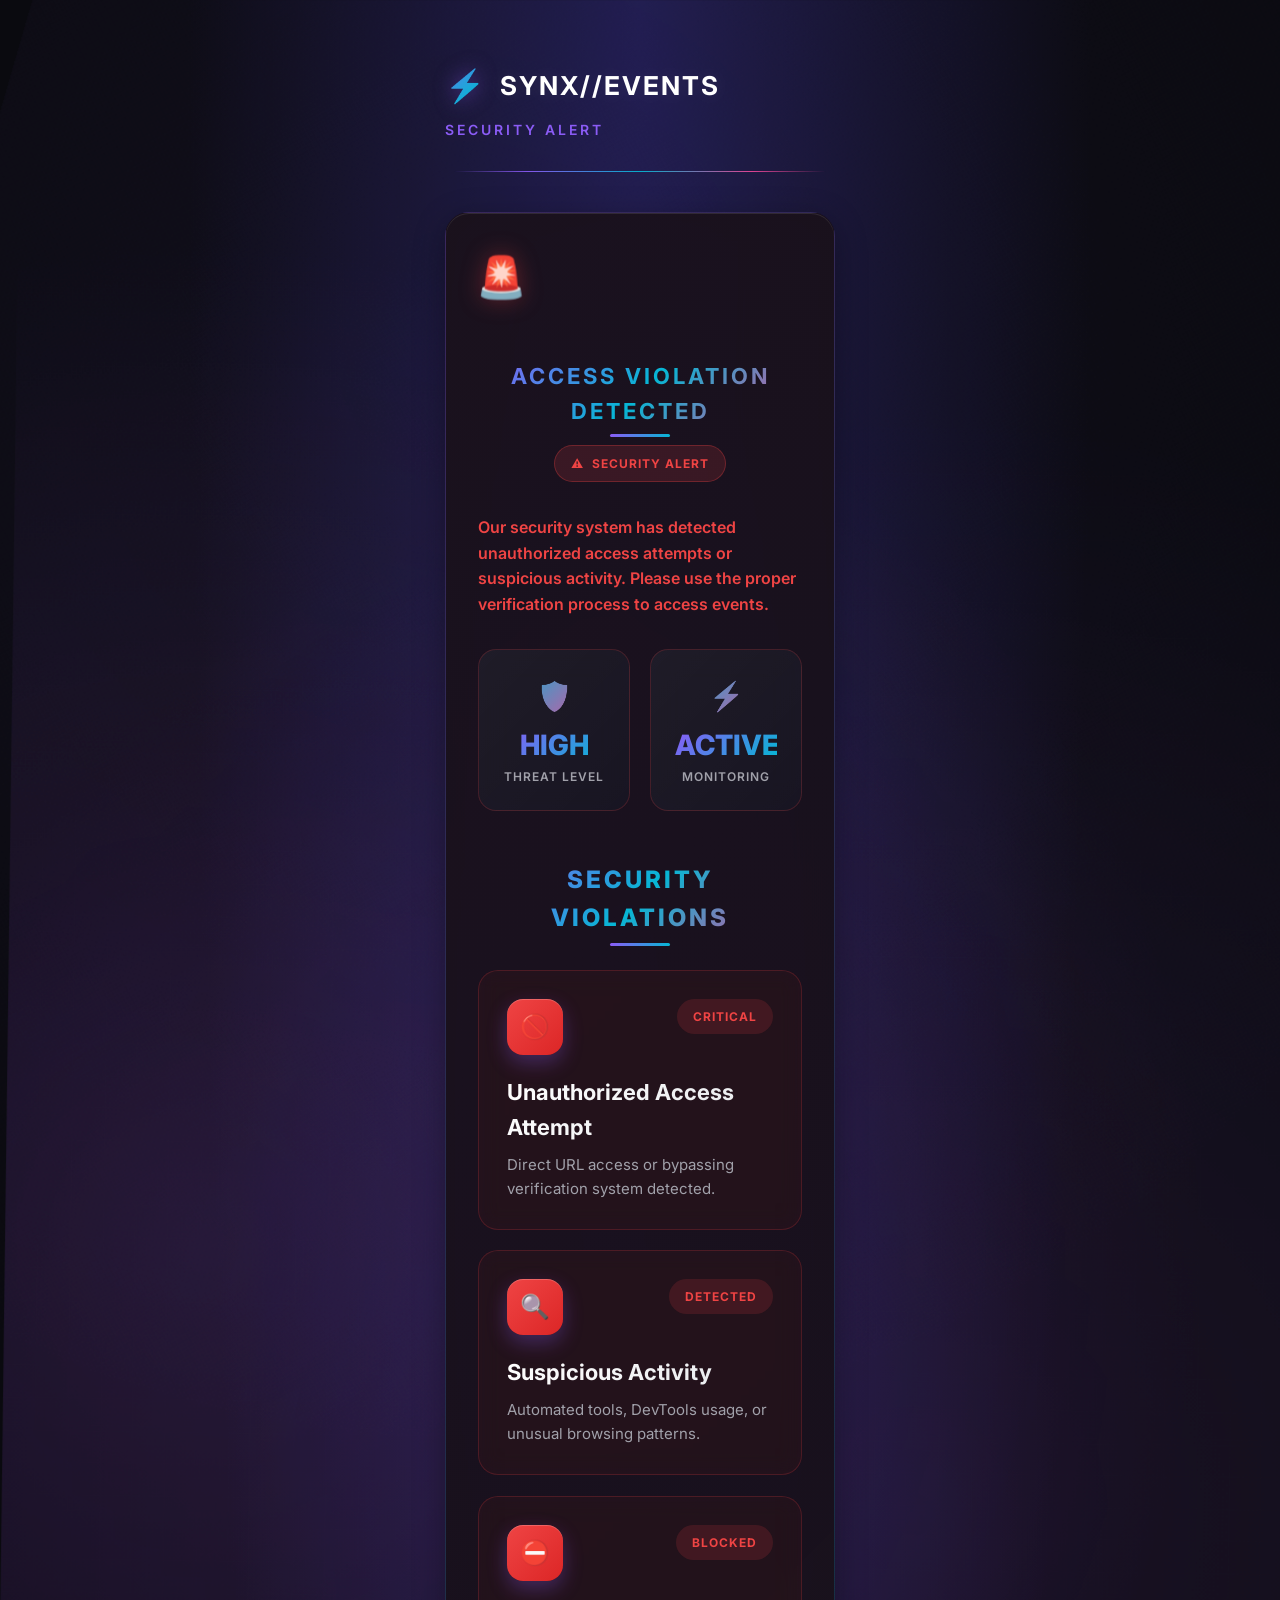
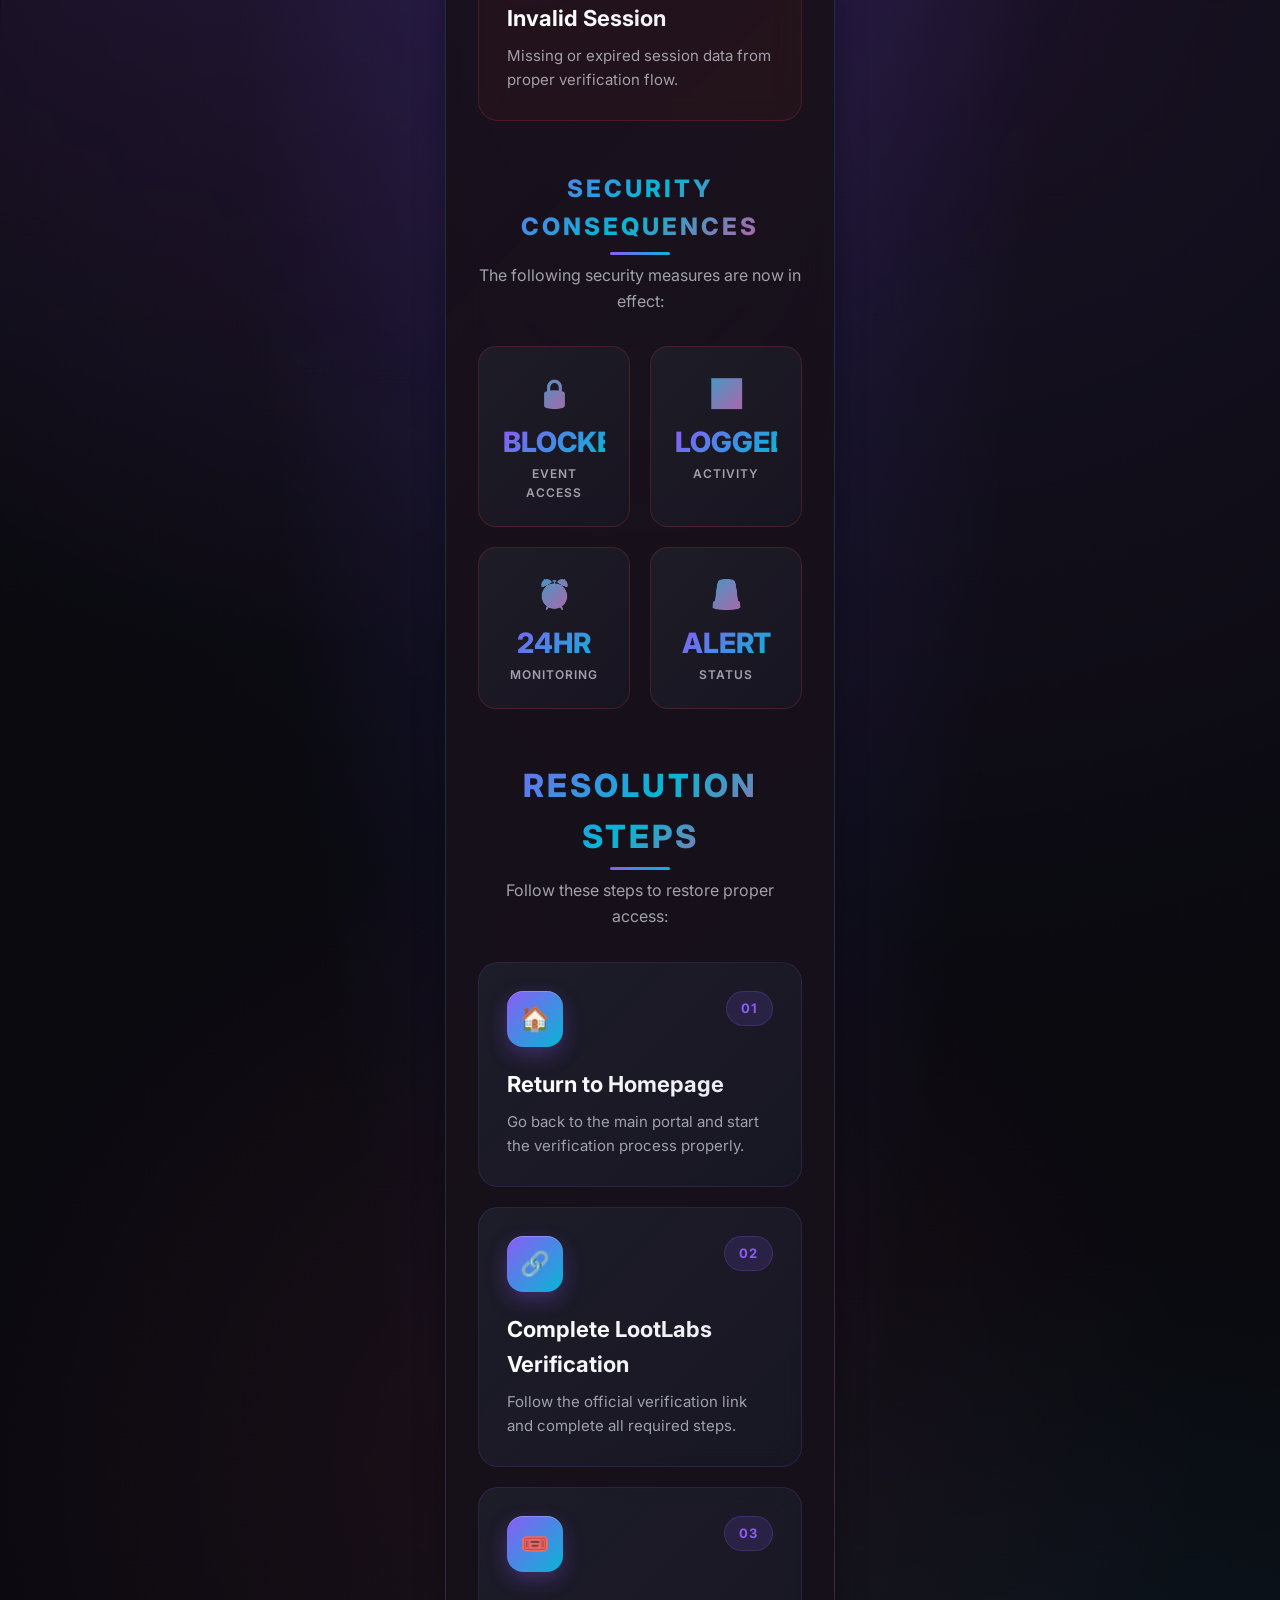
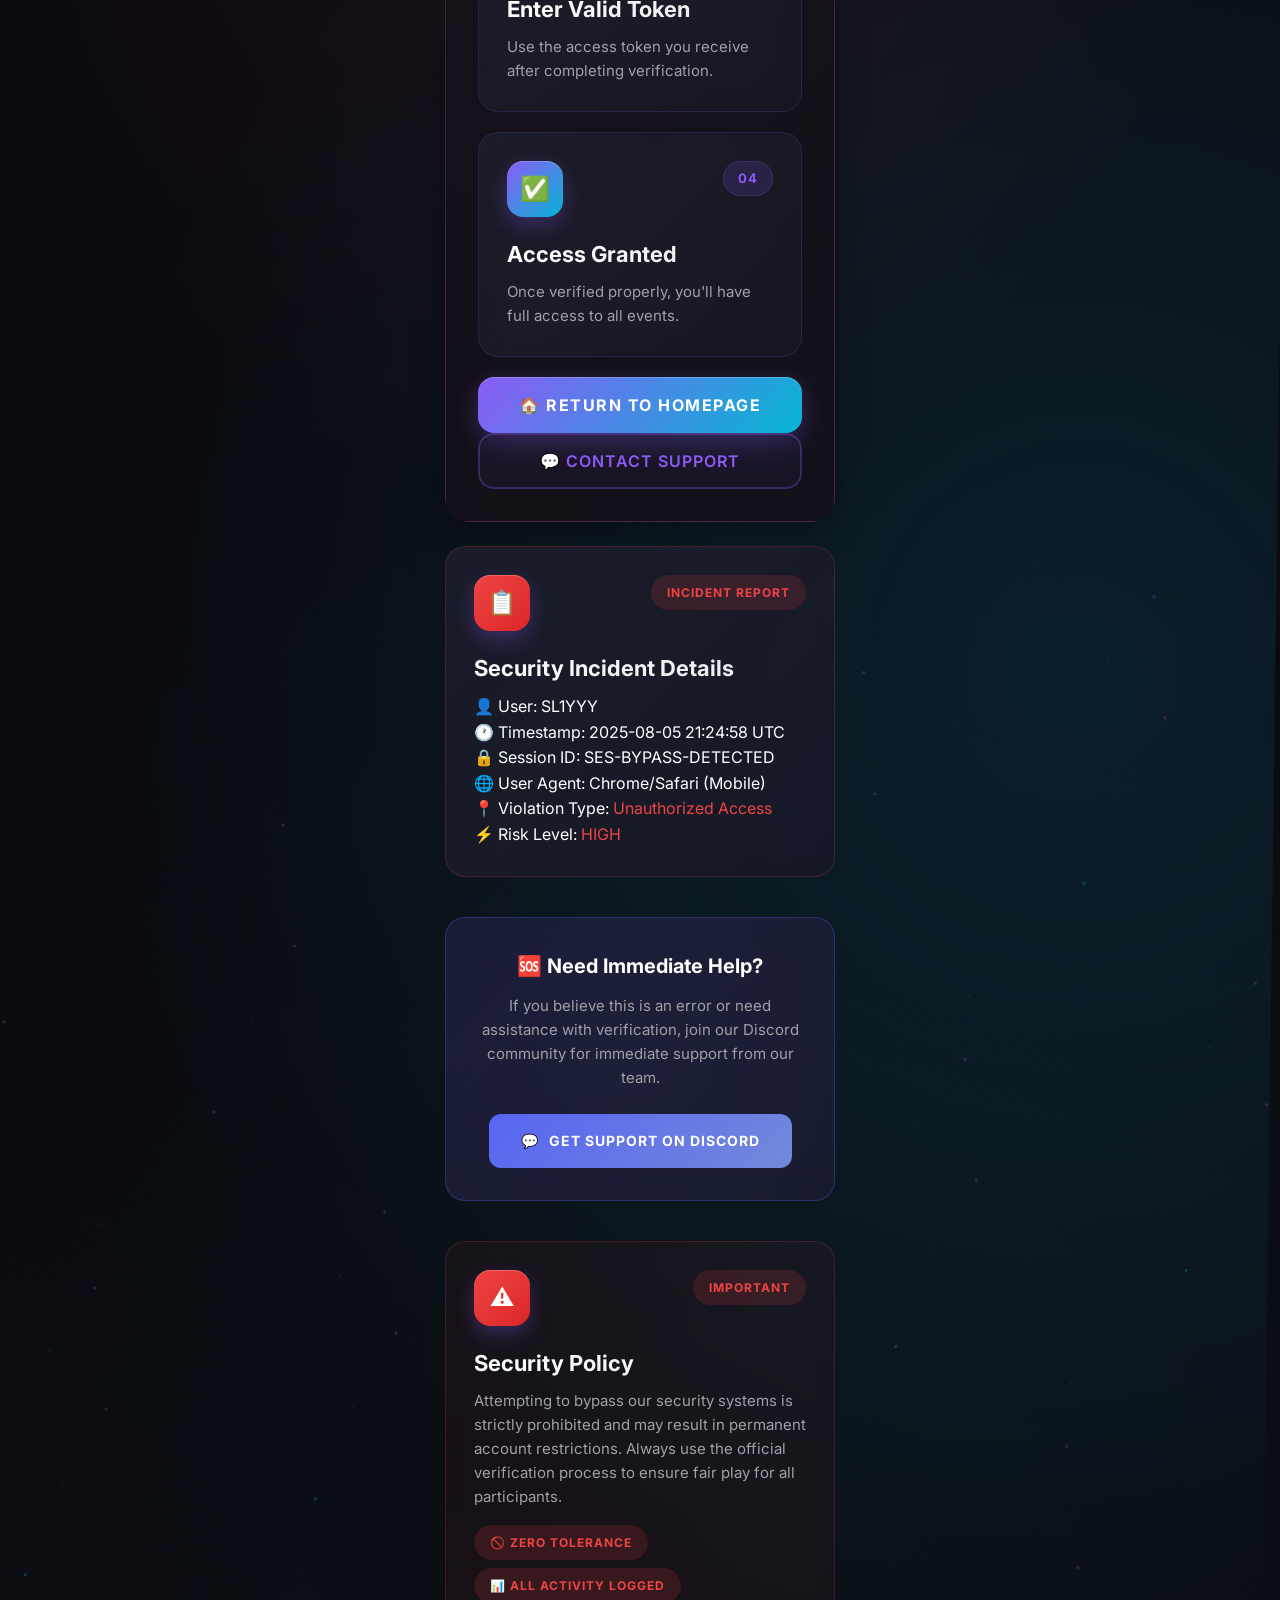
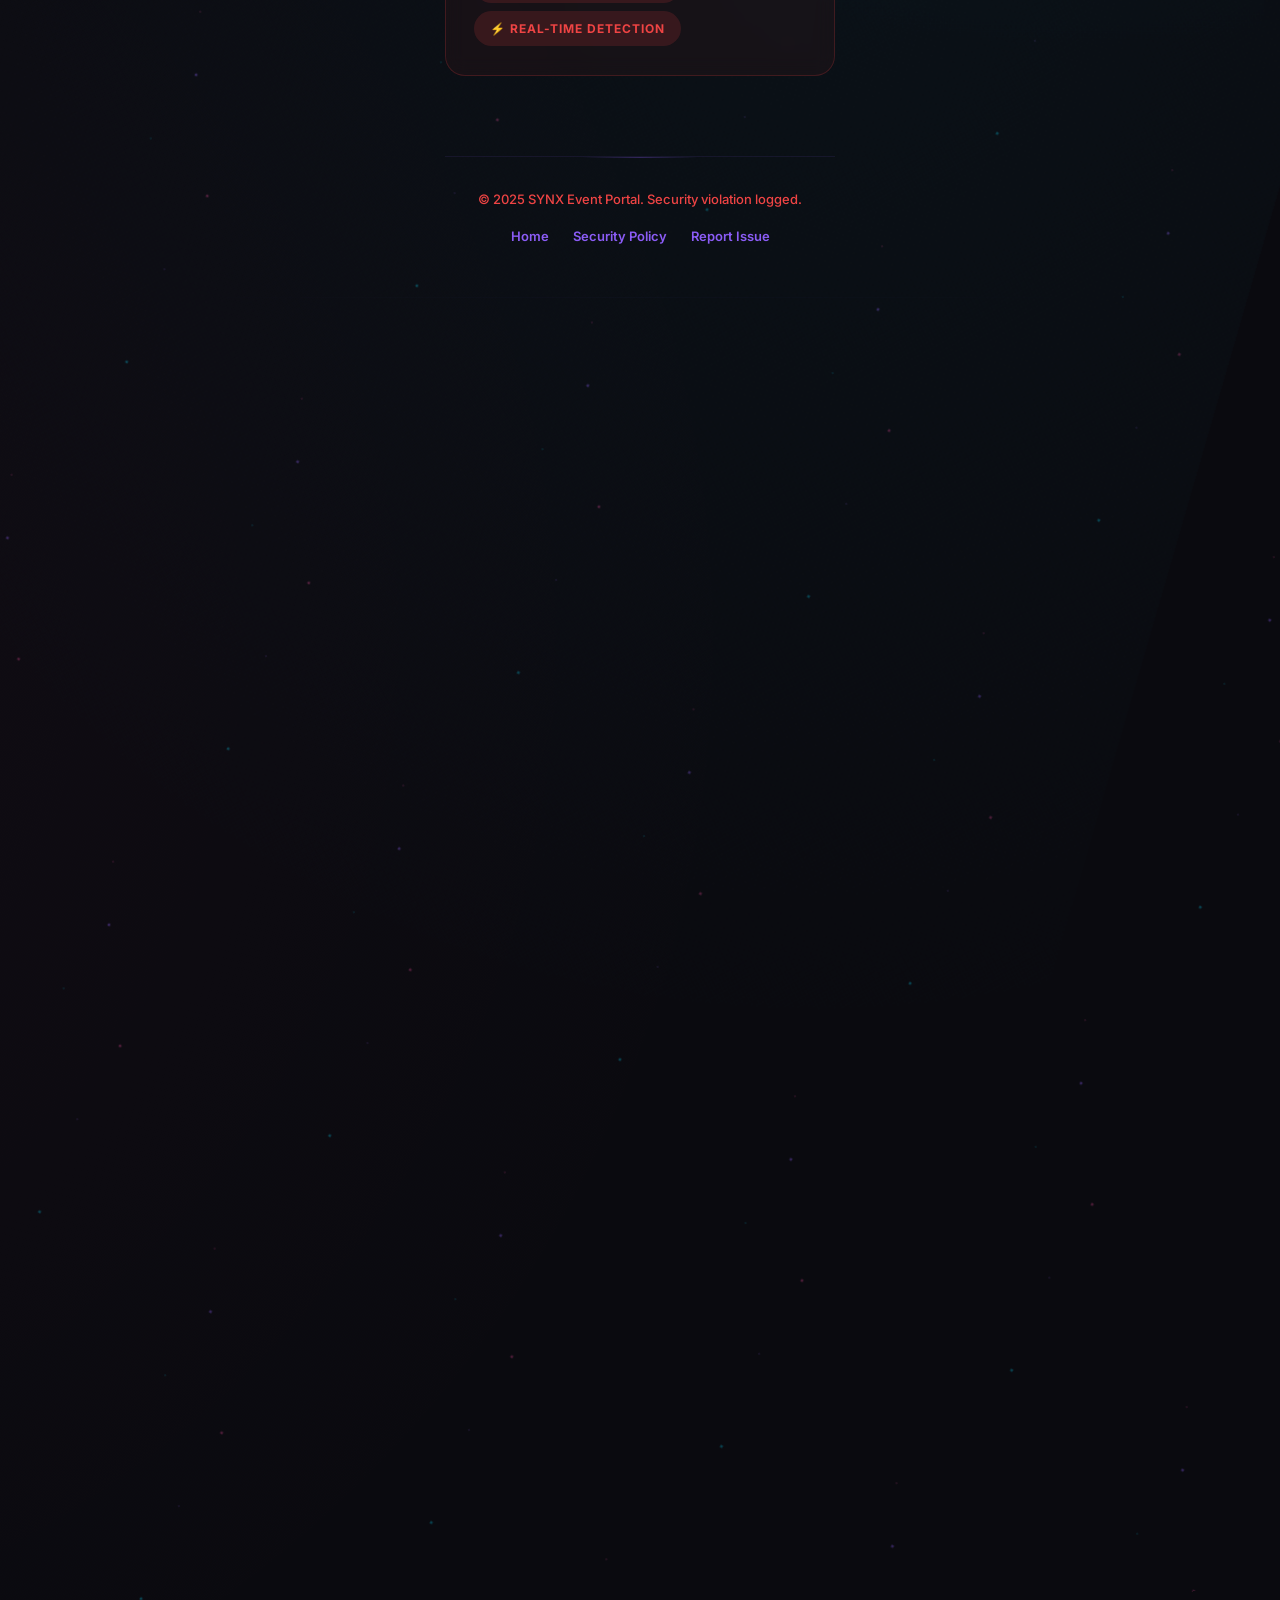
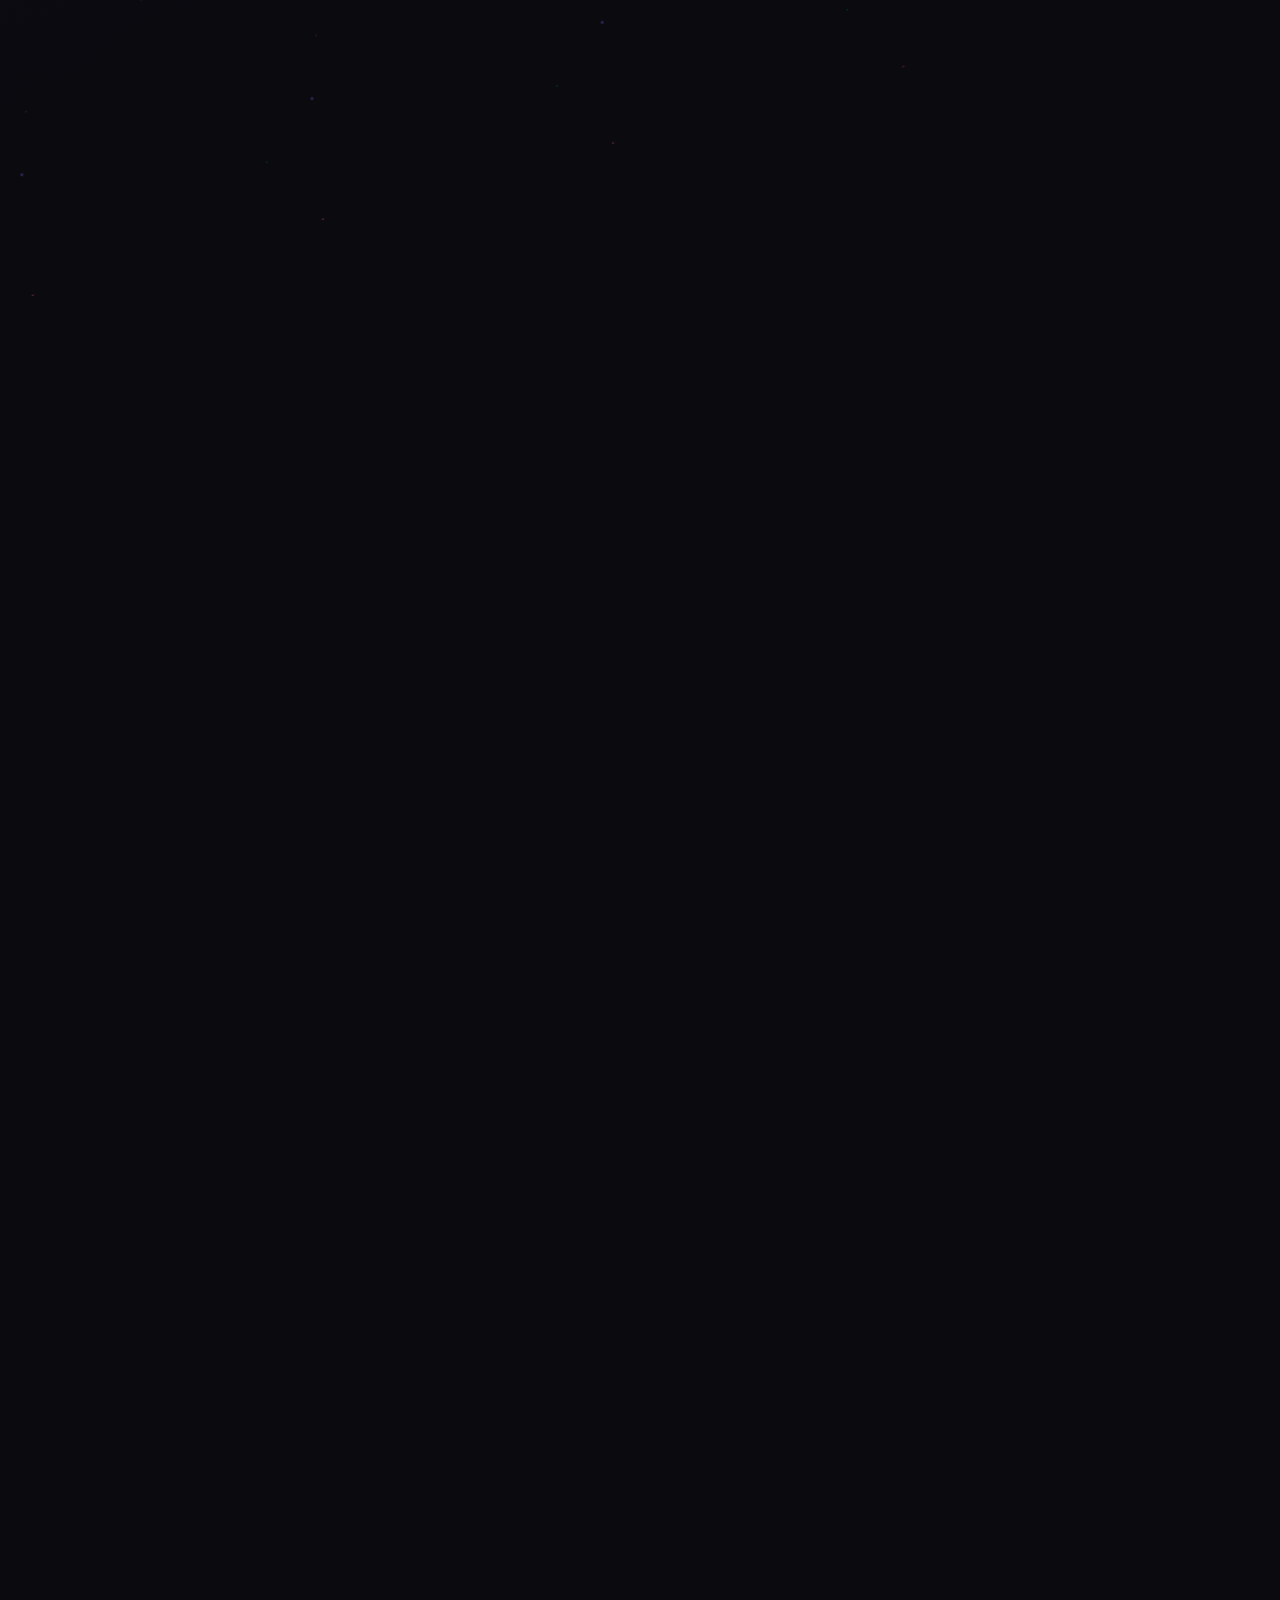
<file: redirect.html>
<!DOCTYPE html>
<html lang="en">
<head>
    <meta charset="UTF-8">
    <meta name="viewport" content="width=device-width, initial-scale=1.0">
    <title>SYNX//EVENTS - Access Verification</title>
    <link rel="stylesheet" href="style.css">
    <link rel="preconnect" href="https://fonts.googleapis.com">
    <link rel="preconnect" href="https://fonts.gstatic.com" crossorigin>
    <link href="https://fonts.googleapis.com/css2?family=Inter:wght@300;400;500;600;700;800;900&display=swap" rel="stylesheet">
    <meta name="description" content="Verify your access to join exclusive Roblox events">
    <meta name="robots" content="noindex, nofollow">
</head>
<body>
    <div class="starfield"></div>
    
    <div class="container">
        <header class="header">
            <div class="logo">
                <h1 class="title">SYNX//EVENTS</h1>
            </div>
            <div class="subtitle">Access Verification</div>
        </header>

        <main class="main-content">
            <!-- Verification Status Section (Replaces Token Input) -->
            <div class="verification-card" id="tokenInput">
                <div class="section-header">
                    <h2 class="section-title" id="verificationTitle">Checking Verification...</h2>
                    <div class="status-badge status-upcoming" id="statusIndicator">
                        <span>🔐</span>
                        <span id="statusText">Processing</span>
                    </div>
                </div>

                <div class="step-card">
                    <div class="step-header">
                        <div class="step-icon">⏳</div>
                        <div class="step-number">Verifying</div>
                    </div>
                    <h3 class="step-title">Automatic Verification</h3>
                    <p class="step-description" id="verificationMessage">
                        Please wait while we verify your completion of the LootLabs challenge. 
                        This process is automatic and should complete within seconds.
                    </p>
                </div>

                <div class="verification-progress">
                    <div class="step-card">
                        <h4 style="color: var(--primary-cyan); margin-bottom: 12px;">🔄 Verification Steps</h4>
                        <div style="color: var(--text-secondary); font-size: 14px;">
                            <div class="progress-step">
                                <span>✅ Session validated</span>
                            </div>
                            <div class="progress-step">
                                <span id="step2">🔄 Checking LootLabs completion...</span>
                            </div>
                            <div class="progress-step">
                                <span id="step3">⏳ Finalizing access...</span>
                            </div>
                        </div>
                    </div>
                </div>

                <div class="action-section">
                    <div id="loadingSpinner" class="loading-spinner"></div>
                    <p style="text-align: center; color: var(--text-secondary); margin-top: 16px; font-size: 14px;">
                        If verification takes longer than expected, ensure you completed the LootLabs challenge.
                    </p>
                </div>
            </div>

            <!-- Success Section -->
            <div class="verification-card hidden" id="successSection">
                <div class="success-section">
                    <div class="success-icon">
                        <span>✅</span>
                    </div>
                    
                    <div class="section-header">
                        <h2 class="section-title">Access Granted!</h2>
                        <div class="status-badge status-completed">
                            <span>✅</span>
                            <span>Verified</span>
                        </div>
                    </div>

                    <p class="success-message">
                        🎉 Your verification has been completed successfully! You now have access to exclusive events.
                    </p>

                    <div class="stats-grid">
                        <div class="stat-card">
                            <div class="stat-icon">⏰</div>
                            <span class="stat-number">24hrs</span>
                            <div class="stat-label">Access Valid</div>
                        </div>
                        <div class="stat-card">
                            <div class="stat-icon">🎮</div>
                            <span class="stat-number">LIVE</span>
                            <div class="stat-label">Events Active</div>
                        </div>
                    </div>

                    <div class="access-info">
                        <div class="step-card">
                            <h4 style="color: var(--success-green); margin-bottom: 12px;">🔓 Access Details</h4>
                            <div class="event-details">
                                <div class="detail-item">
                                    <span class="detail-icon">👤</span>
                                    <span class="detail-label">User:</span>
                                    <span class="detail-value">SL1YYY</span>
                                </div>
                                <div class="detail-item">
                                    <span class="detail-icon">🕐</span>
                                    <span class="detail-label">Verified:</span>
                                    <span class="detail-value">2025-08-08 12:00:23 UTC</span>
                                </div>
                                <div class="detail-item">
                                    <span class="detail-icon">⏰</span>
                                    <span class="detail-label">Expires:</span>
                                    <span class="detail-value" id="expiryTime">2025-08-09 12:00:23 UTC</span>
                                </div>
                                <div class="detail-item">
                                    <span class="detail-icon">🎯</span>
                                    <span class="detail-label">Status:</span>
                                    <span class="detail-value success">Active</span>
                                </div>
                            </div>
                        </div>
                    </div>

                    <div class="action-section">
                        <button id="eventButton" class="primary-btn" data-link="">
                            <span>🎮 Join Live Events</span>
                        </button>
                    </div>
                </div>
            </div>

            <!-- Error Section -->
            <div class="verification-card hidden" id="errorSection">
                <div class="error-section">
                    <div class="warning-icon">⚠️</div>
                    
                    <div class="section-header">
                        <h2 class="section-title" style="color: var(--error-red);">Verification Issue</h2>
                        <div class="status-badge" style="background: rgba(239, 68, 68, 0.15); color: var(--error-red); border: 1px solid rgba(239, 68, 68, 0.3);">
                            <span>❌</span>
                            <span>Failed</span>
                        </div>
                    </div>

                    <p class="error-message" id="errorMessage">
                        We couldn't verify your LootLabs completion. Please try again.
                    </p>

                    <div class="help-section">
                        <div class="step-card" style="border-color: rgba(239, 68, 68, 0.2);">
                            <h4 style="color: var(--error-red); margin-bottom: 12px;">🆘 Troubleshooting</h4>
                            <ul style="color: var(--text-secondary); font-size: 14px; list-style: none; padding: 0;">
                                <li style="margin: 8px 0;">• Complete the LootLabs challenge fully</li>
                                <li style="margin: 8px 0;">• Return to this page immediately after completion</li>
                                <li style="margin: 8px 0;">• Don't open multiple tabs during verification</li>
                                <li style="margin: 8px 0;">• Contact support if issues persist</li>
                            </ul>
                        </div>
                    </div>

                    <div class="action-section">
                        <button id="retryButton" class="secondary-btn">
                            <span>🔄 Return to Start</span>
                        </button>
                    </div>
                </div>
            </div>

            <!-- Current Events Section -->
            <div class="live-events">
                <div class="section-header">
                    <h2 class="section-title">Live Events</h2>
                    <p class="section-description">
                        Events currently running - complete verification to join!
                    </p>
                </div>

                <div class="event-card">
                    <div class="event-header">
                        <h3 class="event-title">Simon Says Championship</h3>
                        <div class="status-badge status-live">
                            <span>🔴</span>
                            <span>Live Now</span>
                        </div>
                    </div>
                    <p class="event-description">
                        Follow commands perfectly to survive each round and claim victory!
                    </p>
                    <div class="event-details">
                        <div class="detail-item">
                            <span class="detail-icon">📅</span>
                            <span class="detail-value">Aug 8, 2025</span>
                        </div>
                        <div class="detail-item">
                            <span class="detail-icon">⏰</span>
                            <span class="detail-value">12:00 PM UTC</span>
                        </div>
                        <div class="detail-item">
                            <span class="detail-icon">🏆</span>
                            <span class="detail-value">1000 Robux</span>
                        </div>
                        <div class="detail-item">
                            <span class="detail-icon">👥</span>
                            <span class="detail-value">89 players</span>
                        </div>
                    </div>
                    <div class="progress-bar">
                        <div class="progress-fill" style="width: 45%;"></div>
                    </div>
                    <p style="color: var(--text-secondary); font-size: 13px; margin-top: 8px; text-align: center;">
                        45% - Game in progress
                    </p>
                </div>

                <div class="event-card">
                    <div class="event-header">
                        <h3 class="event-title">Battle Royale Extreme</h3>
                        <div class="status-badge status-upcoming">
                            <span>⏳</span>
                            <span>Starting Soon</span>
                        </div>
                    </div>
                    <p class="event-description">
                        Last player standing wins big! Ultimate survival competition.
                    </p>
                    <div class="event-details">
                        <div class="detail-item">
                            <span class="detail-icon">📅</span>
                            <span class="detail-value">Aug 8, 2025</span>
                        </div>
                        <div class="detail-item">
                            <span class="detail-icon">⏰</span>
                            <span class="detail-value">1:00 PM UTC</span>
                        </div>
                        <div class="detail-item">
                            <span class="detail-icon">🏆</span>
                            <span class="detail-value">1500 Robux</span>
                        </div>
                        <div class="detail-item">
                            <span class="detail-icon">👥</span>
                            <span class="detail-value">124 registered</span>
                        </div>
                    </div>
                    <div class="progress-bar">
                        <div class="progress-fill" style="width: 75%;"></div>
                    </div>
                    <p style="color: var(--text-secondary); font-size: 13px; margin-top: 8px; text-align: center;">
                        Starts in 60 minutes
                    </p>
                </div>
            </div>

            <!-- Discord Section -->
            <div class="discord-section">
                <div class="discord-card">
                    <h3 class="discord-title">🎮 Need Support?</h3>
                    <p class="discord-description">
                        Having trouble with verification? Join our Discord community 
                        for instant support and event updates.
                    </p>
                    <a href="https://discord.gg/dyGvnnymbHj" class="discord-btn" target="_blank">
                        <span>💬</span>
                        <span>Get Help on Discord</span>
                    </a>
                </div>
            </div>

            <!-- Security Info -->
            <div class="security-info">
                <div class="step-card">
                    <div class="step-header">
                        <div class="step-icon">🛡️</div>
                        <div class="status-badge status-completed">Secure</div>
                    </div>
                    <h3 class="step-title">Security Information</h3>
                    <p class="step-description">
                        This portal uses advanced security including referrer validation, 
                        session management, and real-time monitoring for your protection.
                    </p>
                    <div style="display: flex; gap: 8px; flex-wrap: wrap; margin-top: 16px;">
                        <span class="status-badge status-completed">🔐 Secure Sessions</span>
                        <span class="status-badge status-completed">🔍 Activity Monitoring</span>
                        <span class="status-badge status-completed">⚡ Real-time Validation</span>
                    </div>
                </div>
            </div>
        </main>

        <footer class="footer">
            <div class="footer-content">
                <p class="footer-text">&copy; 2025 SYNX Event Portal. Secure access system.</p>
                <div class="footer-links">
                    <a href="index.html" class="footer-link">Home</a>
                    <a href="#" class="footer-link">Privacy</a>
                    <a href="#" class="footer-link">Terms</a>
                    <a href="https://discord.gg/dyGvnnymbHj" class="footer-link" target="_blank">Support</a>
                </div>
            </div>
        </footer>
    </div>

    <script src="script.js"></script>

    <style>
        .progress-step {
            margin: 8px 0;
            padding: 4px 0;
        }
        
        .verification-progress {
            margin: 20px 0;
        }
        
        .detail-value.success {
            color: var(--success-green);
            font-weight: 600;
        }
    </style>
</body>
</html>
</file>
<file: style.css>
/* Reset and Base Styles */
* {
    margin: 0;
    padding: 0;
    box-sizing: border-box;
    -webkit-font-smoothing: antialiased;
    -moz-osx-font-smoothing: grayscale;
}

:root {
    --primary-purple: #8b5cf6;
    --primary-cyan: #06b6d4;
    --accent-pink: #ec4899;
    --bg-dark: #0a0a0f;
    --bg-card: rgba(15, 15, 25, 0.95);
    --border-glow: rgba(139, 92, 246, 0.3);
    --text-primary: #ffffff;
    --text-secondary: #a1a1aa;
    --glass-bg: rgba(255, 255, 255, 0.03);
    --success-green: #10b981;
    --warning-orange: #f59e0b;
    --error-red: #ef4444;
}

body {
    font-family: 'Inter', 'SF Pro Display', -apple-system, BlinkMacSystemFont, sans-serif;
    background: var(--bg-dark);
    color: var(--text-primary);
    min-height: 100vh;
    overflow-x: hidden;
    position: relative;
    line-height: 1.6;
    font-weight: 400;
}

/* Ultra Premium Background System */
.starfield {
    position: fixed;
    top: 0;
    left: 0;
    width: 100%;
    height: 100%;
    z-index: -10;
    background: 
        radial-gradient(ellipse at top, #1e1b4b 0%, var(--bg-dark) 50%),
        radial-gradient(ellipse at bottom, #312e81 0%, var(--bg-dark) 50%);
}

.starfield::before {
    content: '';
    position: absolute;
    top: 0;
    left: 0;
    width: 100%;
    height: 100%;
    background: 
        radial-gradient(circle at 15% 25%, rgba(139, 92, 246, 0.15) 0%, transparent 25%),
        radial-gradient(circle at 85% 75%, rgba(6, 182, 212, 0.12) 0%, transparent 25%),
        radial-gradient(circle at 45% 60%, rgba(236, 72, 153, 0.08) 0%, transparent 20%),
        radial-gradient(circle at 70% 30%, rgba(139, 92, 246, 0.1) 0%, transparent 30%);
    animation: cosmicDrift 30s ease-in-out infinite;
}

.starfield::after {
    content: '';
    position: absolute;
    top: 0;
    left: 0;
    width: 200%;
    height: 200%;
    background-image: 
        radial-gradient(2px 2px at 40px 60px, rgba(139, 92, 246, 0.8), transparent),
        radial-gradient(1px 1px at 90px 120px, rgba(6, 182, 212, 0.6), transparent),
        radial-gradient(2px 2px at 160px 80px, rgba(236, 72, 153, 0.7), transparent),
        radial-gradient(1px 1px at 220px 140px, rgba(139, 92, 246, 0.5), transparent),
        radial-gradient(2px 2px at 300px 200px, rgba(6, 182, 212, 0.8), transparent),
        radial-gradient(1px 1px at 380px 40px, rgba(236, 72, 153, 0.6), transparent);
    background-repeat: repeat;
    background-size: 400px 300px;
    animation: starTwinkle 20s linear infinite;
    opacity: 0.6;
}

@keyframes cosmicDrift {
    0%, 100% { 
        transform: scale(1) rotate(0deg);
        filter: hue-rotate(0deg);
    }
    33% { 
        transform: scale(1.05) rotate(2deg);
        filter: hue-rotate(30deg);
    }
    66% { 
        transform: scale(0.95) rotate(-1deg);
        filter: hue-rotate(-15deg);
    }
}

@keyframes starTwinkle {
    0% { transform: translate(0, 0) rotate(0deg); }
    100% { transform: translate(-200px, -200px) rotate(360deg); }
}

/* Floating Orbs */
body::before {
    content: '';
    position: fixed;
    top: -50%;
    left: -50%;
    width: 200%;
    height: 200%;
    background: 
        radial-gradient(circle at 20% 30%, rgba(139, 92, 246, 0.05) 0%, transparent 15%),
        radial-gradient(circle at 80% 70%, rgba(6, 182, 212, 0.04) 0%, transparent 15%),
        radial-gradient(circle at 40% 80%, rgba(236, 72, 153, 0.03) 0%, transparent 15%);
    animation: orbitalFloat 40s ease-in-out infinite;
    pointer-events: none;
    z-index: -5;
}

@keyframes orbitalFloat {
    0%, 100% { transform: rotate(0deg) scale(1); }
    50% { transform: rotate(180deg) scale(1.1); }
}

/* Container and Layout */
.container {
    max-width: 430px;
    margin: 0 auto;
    padding: 20px;
    position: relative;
    z-index: 1;
}

/* Ultra-Premium Header */
.header {
    text-align: left;
    margin-bottom: 40px;
    padding: 40px 0 30px;
    position: relative;
}

.header::after {
    content: '';
    position: absolute;
    bottom: 0;
    left: 0;
    right: 0;
    height: 1px;
    background: linear-gradient(90deg, 
        transparent 0%, 
        var(--primary-purple) 20%, 
        var(--primary-cyan) 50%, 
        var(--accent-pink) 80%, 
        transparent 100%);
    animation: borderFlow 3s ease-in-out infinite;
}

@keyframes borderFlow {
    0%, 100% { opacity: 0.3; transform: scaleX(0.5); }
    50% { opacity: 1; transform: scaleX(1); }
}

.logo {
    display: flex;
    align-items: center;
    gap: 15px;
    position: relative;
}

.logo::before {
    content: '⚡';
    font-size: 32px;
    background: linear-gradient(135deg, var(--primary-purple), var(--primary-cyan), var(--accent-pink));
    background-size: 200% 200%;
    -webkit-background-clip: text;
    -webkit-text-fill-color: transparent;
    background-clip: text;
    animation: logoGradient 4s ease-in-out infinite;
    filter: drop-shadow(0 0 10px rgba(139, 92, 246, 0.5));
}

@keyframes logoGradient {
    0%, 100% { background-position: 0% 50%; }
    50% { background-position: 100% 50%; }
}

.logo .title {
    font-size: 26px;
    font-weight: 700;
    color: var(--text-primary);
    letter-spacing: 2px;
    text-transform: uppercase;
    position: relative;
    text-shadow: 0 0 20px rgba(255, 255, 255, 0.1);
}

.subtitle {
    font-size: 14px;
    color: var(--primary-purple);
    margin-top: 8px;
    font-weight: 600;
    text-transform: uppercase;
    letter-spacing: 3px;
    opacity: 0;
    animation: subtitleFade 1s ease-out 0.5s forwards;
}

@keyframes subtitleFade {
    from { opacity: 0; transform: translateY(10px); }
    to { opacity: 1; transform: translateY(0); }
}

/* Glass Morphism Cards */
.access-card, .verification-card, .warning-card {
    background: 
        linear-gradient(135deg, 
            rgba(255, 255, 255, 0.05) 0%, 
            rgba(255, 255, 255, 0.02) 50%, 
            rgba(255, 255, 255, 0.01) 100%),
        var(--bg-card);
    border: 1px solid;
    border-image: linear-gradient(135deg, 
        rgba(139, 92, 246, 0.3) 0%, 
        rgba(6, 182, 212, 0.2) 50%, 
        rgba(236, 72, 153, 0.3) 100%) 1;
    border-radius: 24px;
    padding: 32px;
    margin: 24px 0;
    backdrop-filter: blur(20px) saturate(180%);
    position: relative;
    overflow: hidden;
    transition: all 0.4s cubic-bezier(0.4, 0, 0.2, 1);
    box-shadow: 
        0 8px 32px rgba(0, 0, 0, 0.3),
        inset 0 1px 0 rgba(255, 255, 255, 0.1);
}

.access-card:hover, .verification-card:hover {
    transform: translateY(-8px) scale(1.02);
    box-shadow: 
        0 20px 60px rgba(139, 92, 246, 0.2),
        0 0 0 1px rgba(139, 92, 246, 0.3),
        inset 0 1px 0 rgba(255, 255, 255, 0.2);
}

/* Animated Gradient Border */
.access-card::before, .verification-card::before {
    content: '';
    position: absolute;
    top: -1px;
    left: -1px;
    right: -1px;
    bottom: -1px;
    background: linear-gradient(45deg, 
        var(--primary-purple), 
        var(--primary-cyan), 
        var(--accent-pink), 
        var(--primary-purple));
    background-size: 400% 400%;
    border-radius: 24px;
    z-index: -1;
    animation: gradientShift 6s ease infinite;
    opacity: 0;
    transition: opacity 0.3s ease;
}

.access-card:hover::before, .verification-card:hover::before {
    opacity: 0.6;
}

@keyframes gradientShift {
    0%, 100% { background-position: 0% 50%; }
    50% { background-position: 100% 50%; }
}

/* Step Cards with Premium Design */
.step-card {
    background: 
        linear-gradient(135deg, rgba(255, 255, 255, 0.04) 0%, rgba(255, 255, 255, 0.01) 100%),
        rgba(20, 20, 35, 0.8);
    border: 1px solid rgba(139, 92, 246, 0.15);
    border-radius: 20px;
    padding: 28px;
    margin: 20px 0;
    position: relative;
    transition: all 0.3s cubic-bezier(0.4, 0, 0.2, 1);
    backdrop-filter: blur(10px);
}

.step-card:hover {
    border-color: rgba(139, 92, 246, 0.4);
    transform: translateY(-4px);
    box-shadow: 0 15px 35px rgba(139, 92, 246, 0.15);
}

.step-header {
    display: flex;
    align-items: flex-start;
    justify-content: space-between;
    margin-bottom: 20px;
}

.step-icon {
    width: 56px;
    height: 56px;
    background: linear-gradient(135deg, var(--primary-purple), var(--primary-cyan));
    border-radius: 16px;
    display: flex;
    align-items: center;
    justify-content: center;
    font-size: 24px;
    position: relative;
    box-shadow: 
        0 8px 20px rgba(139, 92, 246, 0.3),
        inset 0 1px 0 rgba(255, 255, 255, 0.2);
}

.step-icon::after {
    content: '';
    position: absolute;
    top: -2px;
    left: -2px;
    right: -2px;
    bottom: -2px;
    background: linear-gradient(135deg, var(--primary-purple), var(--primary-cyan));
    border-radius: 18px;
    z-index: -1;
    opacity: 0;
    transition: opacity 0.3s ease;
}

.step-card:hover .step-icon::after {
    opacity: 0.4;
}

.step-number {
    background: rgba(139, 92, 246, 0.15);
    color: var(--primary-purple);
    padding: 6px 14px;
    border-radius: 25px;
    font-size: 13px;
    font-weight: 700;
    text-transform: uppercase;
    letter-spacing: 1px;
    border: 1px solid rgba(139, 92, 246, 0.2);
}

.step-title {
    font-size: 22px;
    font-weight: 700;
    color: var(--text-primary);
    margin: 16px 0 8px;
    background: linear-gradient(135deg, #ffffff, #e5e7eb);
    -webkit-background-clip: text;
    -webkit-text-fill-color: transparent;
    background-clip: text;
}

.step-description {
    color: var(--text-secondary);
    font-size: 15px;
    line-height: 1.6;
    font-weight: 400;
}

/* Premium Status Badges */
.status-badge {
    display: inline-flex;
    align-items: center;
    gap: 8px;
    padding: 8px 16px;
    border-radius: 25px;
    font-size: 12px;
    font-weight: 700;
    text-transform: uppercase;
    letter-spacing: 1px;
    position: relative;
    overflow: hidden;
}

.status-live {
    background: linear-gradient(135deg, var(--primary-cyan), #0891b2);
    color: #ffffff;
    animation: livePulse 2s ease-in-out infinite;
    box-shadow: 0 4px 15px rgba(6, 182, 212, 0.4);
}

.status-live::before {
    content: '';
    position: absolute;
    top: 0;
    left: -100%;
    width: 100%;
    height: 100%;
    background: linear-gradient(90deg, transparent, rgba(255, 255, 255, 0.3), transparent);
    animation: shimmer 2s infinite;
}

@keyframes shimmer {
    0% { left: -100%; }
    100% { left: 100%; }
}

.status-upcoming {
    background: rgba(139, 92, 246, 0.15);
    color: var(--primary-purple);
    border: 1px solid rgba(139, 92, 246, 0.3);
}

.status-completed {
    background: rgba(16, 185, 129, 0.15);
    color: var(--success-green);
    border: 1px solid rgba(16, 185, 129, 0.3);
}

@keyframes livePulse {
    0%, 100% { 
        transform: scale(1);
        box-shadow: 0 4px 15px rgba(6, 182, 212, 0.4);
    }
    50% { 
        transform: scale(1.05);
        box-shadow: 0 8px 25px rgba(6, 182, 212, 0.6);
    }
}

/* Ultra-Premium Buttons */
.primary-btn, .access-btn, .event-btn {
    width: 100%;
    background: linear-gradient(135deg, var(--primary-purple), var(--primary-cyan));
    border: none;
    padding: 18px 28px;
    border-radius: 16px;
    font-family: inherit;
    font-size: 16px;
    font-weight: 700;
    color: #ffffff;
    cursor: pointer;
    transition: all 0.4s cubic-bezier(0.4, 0, 0.2, 1);
    text-transform: uppercase;
    letter-spacing: 1.5px;
    position: relative;
    overflow: hidden;
    box-shadow: 
        0 8px 25px rgba(139, 92, 246, 0.3),
        inset 0 1px 0 rgba(255, 255, 255, 0.2);
}

.primary-btn::before, .access-btn::before, .event-btn::before {
    content: '';
    position: absolute;
    top: 0;
    left: -100%;
    width: 100%;
    height: 100%;
    background: linear-gradient(90deg, transparent, rgba(255, 255, 255, 0.4), transparent);
    transition: left 0.6s ease;
}

.primary-btn:hover, .access-btn:hover, .event-btn:hover {
    transform: translateY(-3px) scale(1.02);
    box-shadow: 
        0 15px 40px rgba(139, 92, 246, 0.4),
        0 0 20px rgba(6, 182, 212, 0.3),
        inset 0 1px 0 rgba(255, 255, 255, 0.3);
}

.primary-btn:hover::before, .access-btn:hover::before, .event-btn:hover::before {
    left: 100%;
}

.primary-btn:active, .access-btn:active, .event-btn:active {
    transform: translateY(-1px) scale(1.01);
}

.secondary-btn {
    width: 100%;
    background: rgba(139, 92, 246, 0.05);
    border: 2px solid rgba(139, 92, 246, 0.3);
    padding: 16px 28px;
    border-radius: 16px;
    font-family: inherit;
    font-size: 16px;
    font-weight: 600;
    color: var(--primary-purple);
    cursor: pointer;
    transition: all 0.3s cubic-bezier(0.4, 0, 0.2, 1);
    text-transform: uppercase;
    letter-spacing: 1px;
    backdrop-filter: blur(10px);
}

.secondary-btn:hover {
    background: rgba(139, 92, 246, 0.1);
    border-color: var(--primary-purple);
    transform: translateY(-2px);
    box-shadow: 0 10px 25px rgba(139, 92, 246, 0.2);
}

/* Premium Input Fields */
.input-group {
    margin: 28px 0;
    position: relative;
}

.input-label {
    display: block;
    color: var(--text-secondary);
    font-size: 14px;
    font-weight: 600;
    margin-bottom: 12px;
    text-transform: uppercase;
    letter-spacing: 1px;
}

#accessToken {
    width: 100%;
    padding: 20px 24px;
    background: 
        linear-gradient(135deg, rgba(255, 255, 255, 0.03) 0%, rgba(255, 255, 255, 0.01) 100%),
        rgba(20, 20, 35, 0.8);
    border: 2px solid rgba(139, 92, 246, 0.2);
    border-radius: 16px;
    color: var(--text-primary);
    font-family: inherit;
    font-size: 16px;
    font-weight: 500;
    transition: all 0.3s cubic-bezier(0.4, 0, 0.2, 1);
    backdrop-filter: blur(10px);
}

#accessToken:focus {
    outline: none;
    border-color: var(--primary-purple);
    background: 
        linear-gradient(135deg, rgba(139, 92, 246, 0.05) 0%, rgba(6, 182, 212, 0.03) 100%),
        rgba(20, 20, 35, 0.95);
    box-shadow: 
        0 0 0 4px rgba(139, 92, 246, 0.1),
        0 8px 25px rgba(139, 92, 246, 0.15);
    transform: translateY(-2px);
}

#accessToken::placeholder {
    color: #6b7280;
    font-style: italic;
}

/* Ultra-Premium Stats Grid */
.stats-grid {
    display: grid;
    grid-template-columns: repeat(2, 1fr);
    gap: 20px;
    margin: 32px 0;
}

.stat-card {
    background: 
        linear-gradient(135deg, rgba(255, 255, 255, 0.04) 0%, rgba(255, 255, 255, 0.01) 100%),
        rgba(20, 20, 35, 0.6);
    border: 1px solid rgba(139, 92, 246, 0.15);
    border-radius: 18px;
    padding: 24px;
    text-align: center;
    transition: all 0.3s cubic-bezier(0.4, 0, 0.2, 1);
    backdrop-filter: blur(15px);
    position: relative;
    overflow: hidden;
}

.stat-card::before {
    content: '';
    position: absolute;
    top: 0;
    left: 0;
    right: 0;
    height: 2px;
    background: linear-gradient(90deg, var(--primary-purple), var(--primary-cyan));
    transform: scaleX(0);
    transition: transform 0.3s ease;
}

.stat-card:hover {
    border-color: rgba(139, 92, 246, 0.4);
    transform: translateY(-4px);
    box-shadow: 0 12px 30px rgba(139, 92, 246, 0.2);
}

.stat-card:hover::before {
    transform: scaleX(1);
}

.stat-icon {
    font-size: 28px;
    margin-bottom: 12px;
    background: linear-gradient(135deg, var(--primary-cyan), var(--accent-pink));
    -webkit-background-clip: text;
    -webkit-text-fill-color: transparent;
    background-clip: text;
}

.stat-number {
    font-size: 28px;
    font-weight: 800;
    background: linear-gradient(135deg, var(--primary-purple), var(--primary-cyan));
    -webkit-background-clip: text;
    -webkit-text-fill-color: transparent;
    background-clip: text;
    display: block;
    line-height: 1;
}

.stat-label {
    font-size: 12px;
    color: var(--text-secondary);
    text-transform: uppercase;
    letter-spacing: 1px;
    margin-top: 8px;
    font-weight: 600;
}

/* Loading States */
.loading-spinner {
    width: 28px;
    height: 28px;
    border: 3px solid rgba(139, 92, 246, 0.2);
    border-top: 3px solid var(--primary-purple);
    border-radius: 50%;
    animation: spin 1s cubic-bezier(0.68, -0.55, 0.265, 1.55) infinite;
    margin: 0 auto;
    position: relative;
}

.loading-spinner::after {
    content: '';
    position: absolute;
    top: -3px;
    left: -3px;
    right: -3px;
    bottom: -3px;
    border: 3px solid transparent;
    border-top: 3px solid var(--primary-cyan);
    border-radius: 50%;
    animation: spin 1.5s cubic-bezier(0.68, -0.55, 0.265, 1.55) infinite reverse;
}

@keyframes spin {
    0% { transform: rotate(0deg); }
    100% { transform: rotate(360deg); }
}

/* Success States */
.success-section {
    text-align: center;
    animation: successSlide 0.8s cubic-bezier(0.4, 0, 0.2, 1);
}

.success-icon {
    width: 100px;
    height: 100px;
    background: linear-gradient(135deg, var(--success-green), #059669);
    border-radius: 50%;
    display: flex;
    align-items: center;
    justify-content: center;
    margin: 0 auto 24px;
    font-size: 40px;
    color: #ffffff;
    position: relative;
    box-shadow: 
        0 20px 40px rgba(16, 185, 129, 0.3),
        inset 0 2px 0 rgba(255, 255, 255, 0.2);
}

.success-icon::before {
    content: '';
    position: absolute;
    top: -5px;
    left: -5px;
    right: -5px;
    bottom: -5px;
    background: linear-gradient(135deg, var(--success-green), #059669);
    border-radius: 50%;
    z-index: -1;
    opacity: 0.3;
    animation: successGlow 2s ease-in-out infinite;
}

@keyframes successSlide {
    0% {
        opacity: 0;
        transform: translateY(30px) scale(0.9);
    }
    100% {
        opacity: 1;
        transform: translateY(0) scale(1);
    }
}

@keyframes successGlow {
    0%, 100% { transform: scale(1); opacity: 0.3; }
    50% { transform: scale(1.1); opacity: 0.6; }
}

/* Premium Discord Section */
.discord-section {
    margin: 40px 0;
}

.discord-card {
    background: 
        linear-gradient(135deg, rgba(88, 101, 242, 0.1) 0%, rgba(114, 137, 218, 0.05) 100%),
        rgba(20, 20, 35, 0.8);
    border: 1px solid rgba(88, 101, 242, 0.3);
    border-radius: 20px;
    padding: 32px;
    text-align: center;
    backdrop-filter: blur(15px);
    position: relative;
    overflow: hidden;
}

.discord-card::before {
    content: '';
    position: absolute;
    top: -50%;
    left: -50%;
    width: 200%;
    height: 200%;
    background: radial-gradient(circle, rgba(88, 101, 242, 0.05) 0%, transparent 50%);
    animation: discordPulse 8s ease-in-out infinite;
}

@keyframes discordPulse {
    0%, 100% { transform: scale(1) rotate(0deg); opacity: 0.3; }
    50% { transform: scale(1.2) rotate(180deg); opacity: 0.6; }
}

.discord-title {
    font-size: 20px;
    font-weight: 700;
    color: var(--text-primary);
    margin-bottom: 12px;
    position: relative;
    z-index: 2;
}

.discord-description {
    color: var(--text-secondary);
    font-size: 15px;
    margin-bottom: 24px;
    position: relative;
    z-index: 2;
}

.discord-btn {
    display: inline-flex;
    align-items: center;
    gap: 10px;
    background: linear-gradient(135deg, #5865f2, #7289da);
    color: #ffffff;
    padding: 16px 32px;
    border-radius: 12px;
    text-decoration: none;
    font-weight: 700;
    transition: all 0.3s cubic-bezier(0.4, 0, 0.2, 1);
    position: relative;
    z-index: 2;
    text-transform: uppercase;
    letter-spacing: 1px;
    font-size: 14px;
}

.discord-btn:hover {
    background: linear-gradient(135deg, #4752c4, #5865f2);
    transform: translateY(-3px) scale(1.05);
    box-shadow: 0 15px 35px rgba(88, 101, 242, 0.4);
}

/* Section Headers */
.section-header {
    margin: 50px 0 32px;
    text-align: center;
}

.section-title {
    font-size: 32px;
    font-weight: 800;
    background: linear-gradient(135deg, var(--primary-purple), var(--primary-cyan), var(--accent-pink));
    -webkit-background-clip: text;
    -webkit-text-fill-color: transparent;
    background-clip: text;
    text-transform: uppercase;
    letter-spacing: 3px;
    margin-bottom: 16px;
    position: relative;
}

.section-title::after {
    content: '';
    position: absolute;
    bottom: -8px;
    left: 50%;
    transform: translateX(-50%);
    width: 60px;
    height: 3px;
    background: linear-gradient(90deg, var(--primary-purple), var(--primary-cyan));
    border-radius: 2px;
}

.section-description {
    color: var(--text-secondary);
    font-size: 16px;
    line-height: 1.6;
    max-width: 500px;
    margin: 0 auto;
}

/* Warning States */
.warning-card {
    border-color: rgba(239, 68, 68, 0.3);
    background: 
        linear-gradient(135deg, rgba(239, 68, 68, 0.05) 0%, rgba(239, 68, 68, 0.02) 100%),
        var(--bg-card);
}

.warning-icon {
    color: var(--error-red);
    font-size: 40px;
    margin-bottom: 20px;
    animation: warningPulse 2s ease-in-out infinite;
}

@keyframes warningPulse {
    0%, 100% { 
        transform: scale(1);
        filter: drop-shadow(0 0 10px rgba(239, 68, 68, 0.3));
    }
    50% { 
        transform: scale(1.1);
        filter: drop-shadow(0 0 20px rgba(239, 68, 68, 0.6));
    }
}

.warning-title {
    color: var(--error-red);
    font-size: 22px;
    font-weight: 700;
    margin-bottom: 16px;
}

/* Footer */
.footer {
    margin-top: 80px;
    padding: 32px 0;
    border-top: 1px solid rgba(139, 92, 246, 0.1);
    text-align: center;
    position: relative;
}

.footer::before {
    content: '';
    position: absolute;
    top: 0;
    left: 20%;
    right: 20%;
    height: 1px;
    background: linear-gradient(90deg, transparent, var(--primary-purple), transparent);
    animation: footerGlow 4s ease-in-out infinite;
}

@keyframes footerGlow {
    0%, 100% { opacity: 0.3; transform: scaleX(0.5); }
    50% { opacity: 1; transform: scaleX(1); }
}

.footer-text {
    color: #6b7280;
    font-size: 13px;
    font-weight: 500;
}

.footer-links {
    display: flex;
    justify-content: center;
    gap: 24px;
    margin-top: 16px;
}

.footer-link {
    color: var(--primary-purple);
    text-decoration: none;
    font-size: 13px;
    font-weight: 600;
    transition: all 0.3s ease;
}

.footer-link:hover {
    color: var(--primary-cyan);
    text-shadow: 0 0 10px rgba(6, 182, 212, 0.5);
}

/* Utility Classes */
.hidden { display: none !important; }
.text-center { text-align: center; }
.mb-4 { margin-bottom: 16px; }
.mt-4 { margin-top: 16px; }

/* Premium Responsive Design */
@media (max-width: 480px) {
    .container {
        padding: 16px;
        max-width: 100%;
    }
    
    .step-card, .access-card, .verification-card {
        padding: 24px;
    }
    
    .stats-grid {
        grid-template-columns: 1fr;
        gap: 16px;
    }
    
    .section-title {
        font-size: 26px;
    }
    
    .step-title {
        font-size: 20px;
    }
    
    .logo .title {
        font-size: 22px;
    }
}

/* Enhanced Focus States */
button:focus-visible,
input:focus-visible,
a:focus-visible {
    outline: 2px solid rgba(139, 92, 246, 0.6);
    outline-offset: 2px;
    border-radius: 8px;
}

/* Smooth Performance */
* {
    will-change: transform;
}

html {
    scroll-behavior: smooth;
}

/* High-end device optimizations */
@media (min-width: 768px) and (-webkit-min-device-pixel-ratio: 2) {
    .starfield::after {
        background-size: 300px 200px;
    }
    
    .access-card, .verification-card, .warning-card {
        backdrop-filter: blur(25px) saturate(200%);
    }
}
</file>
